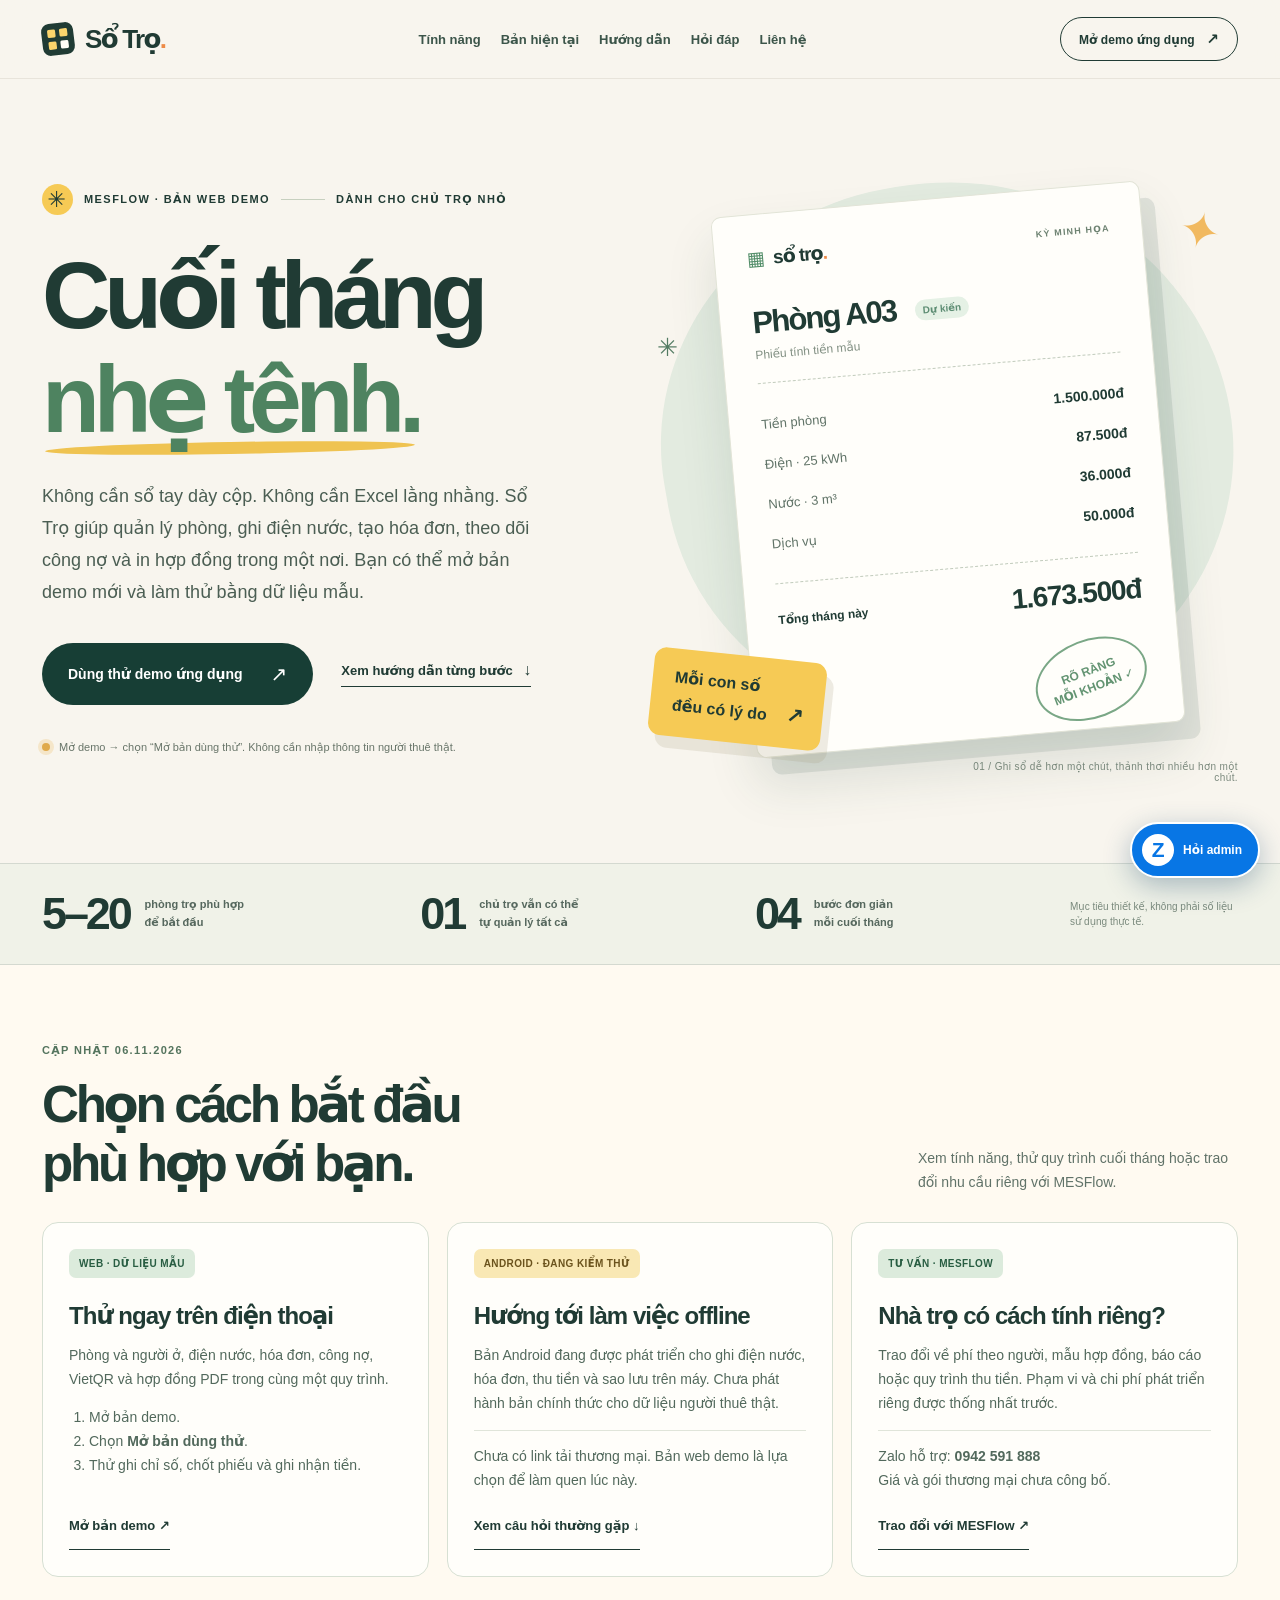
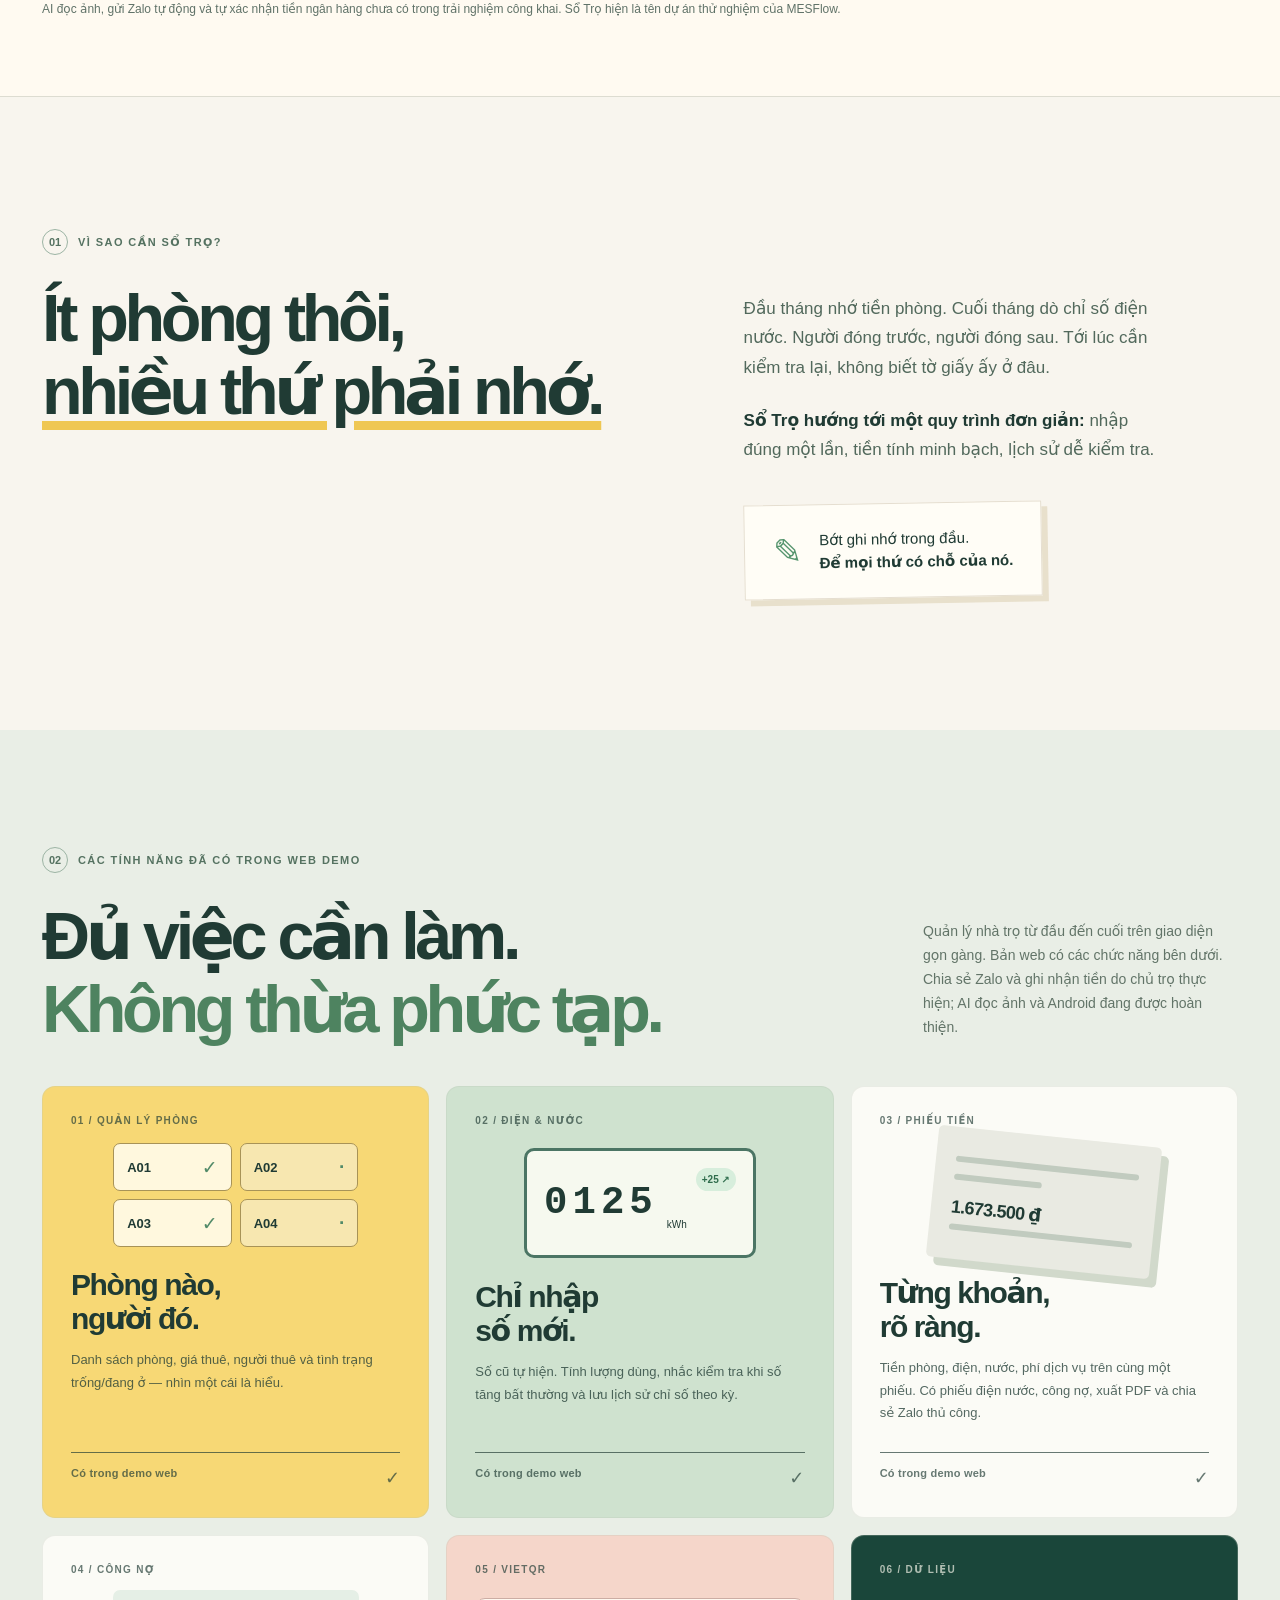
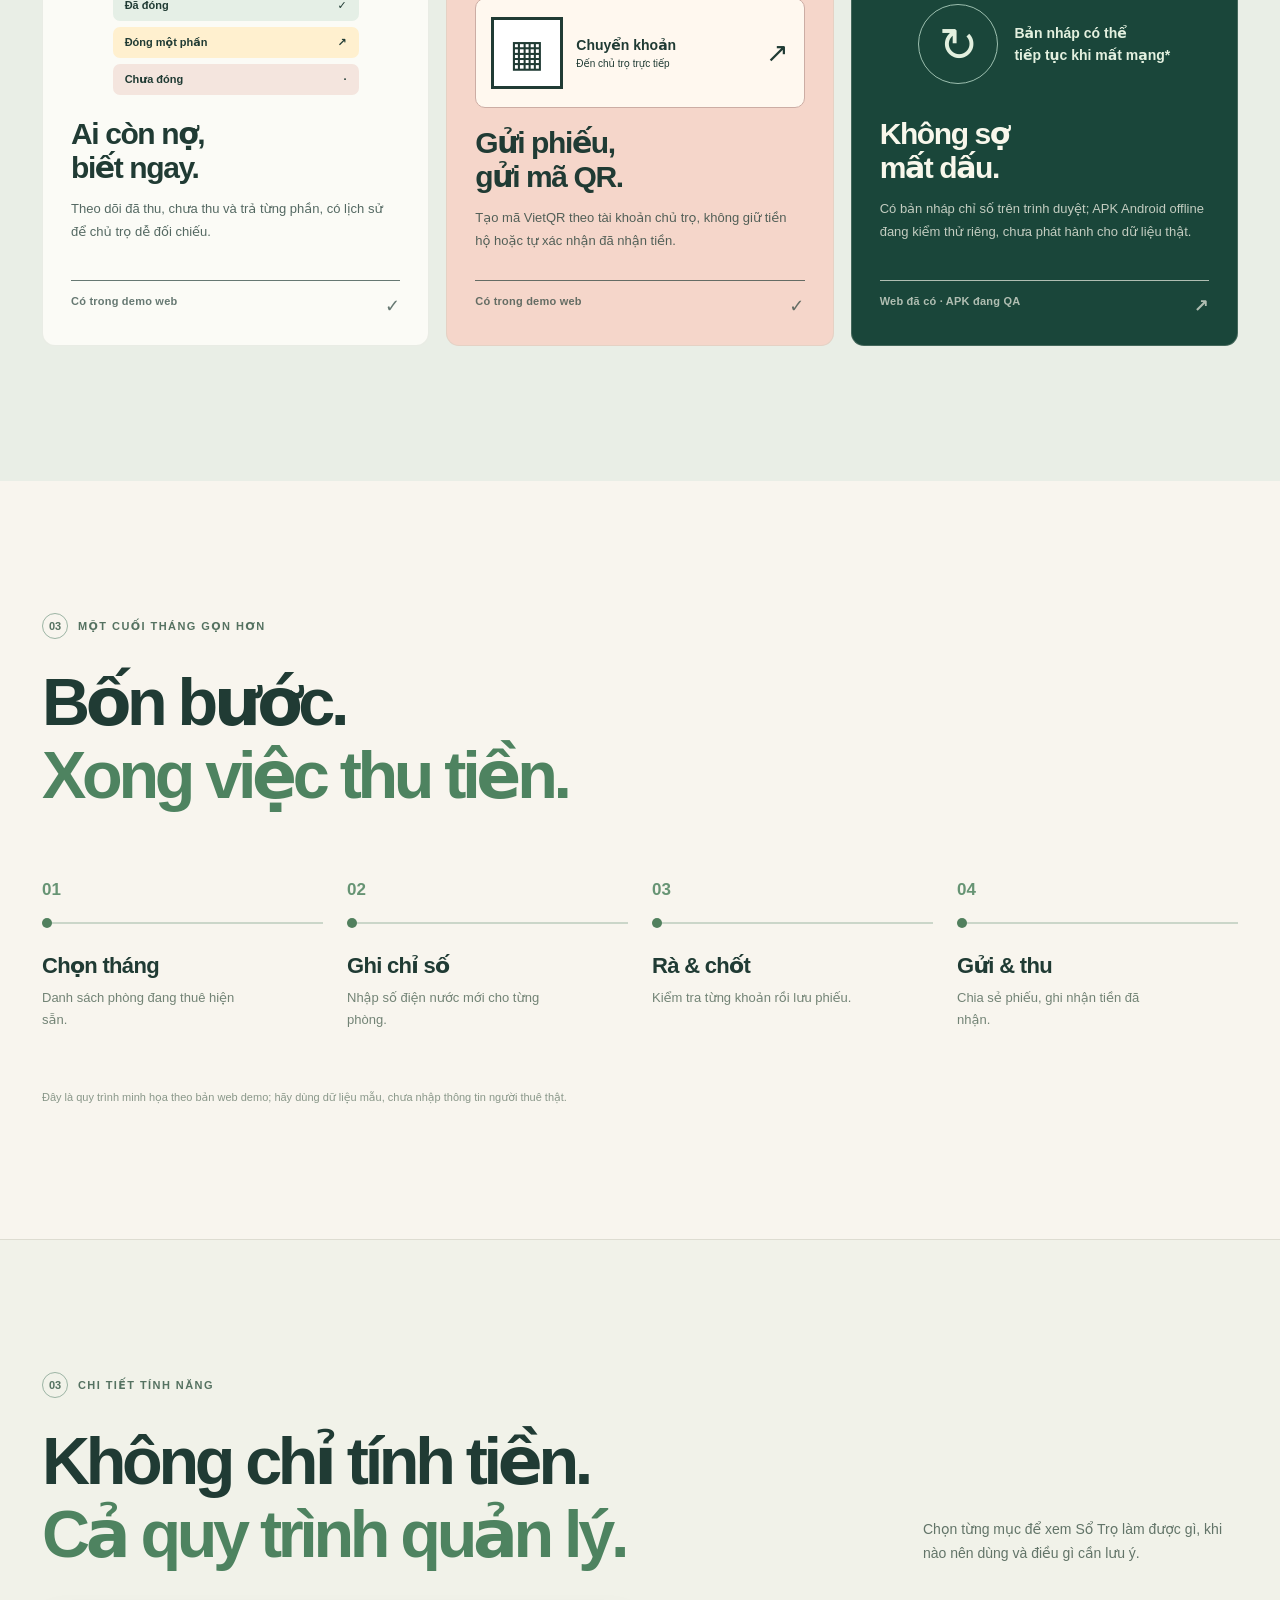
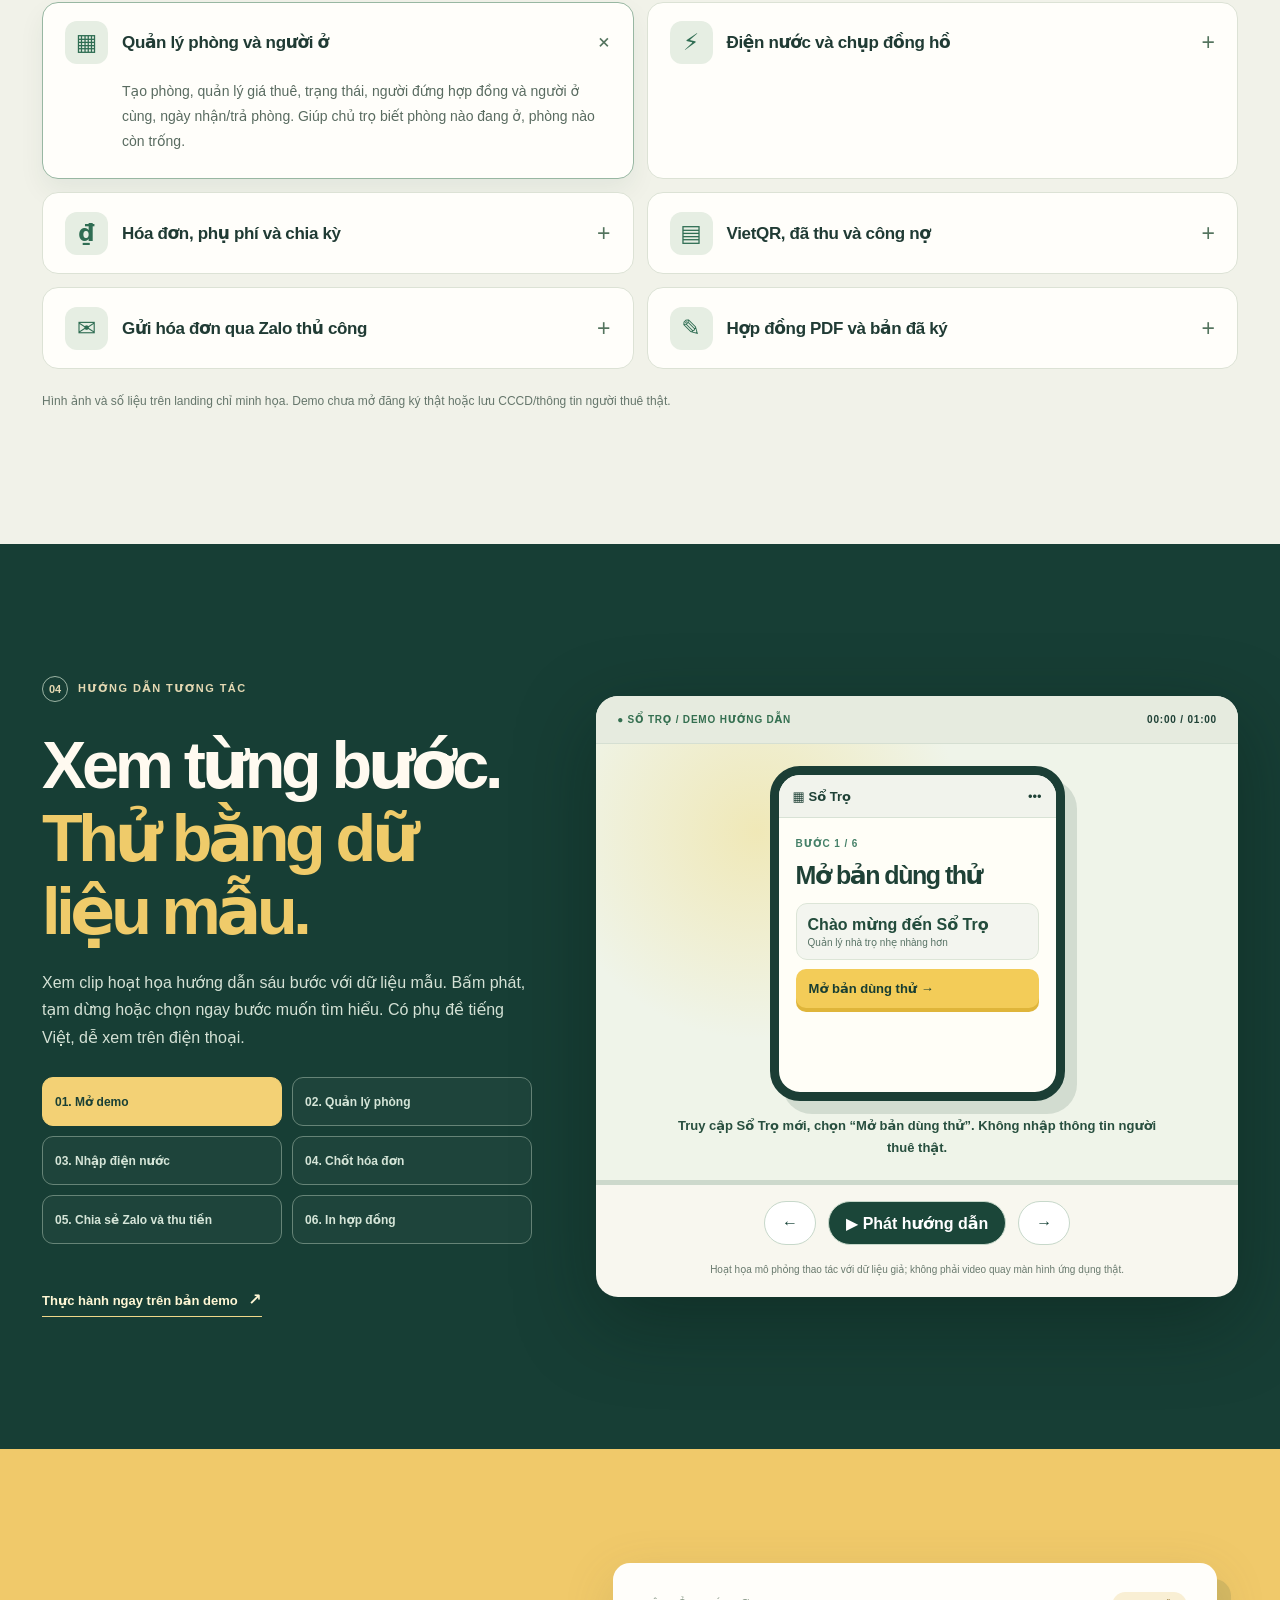
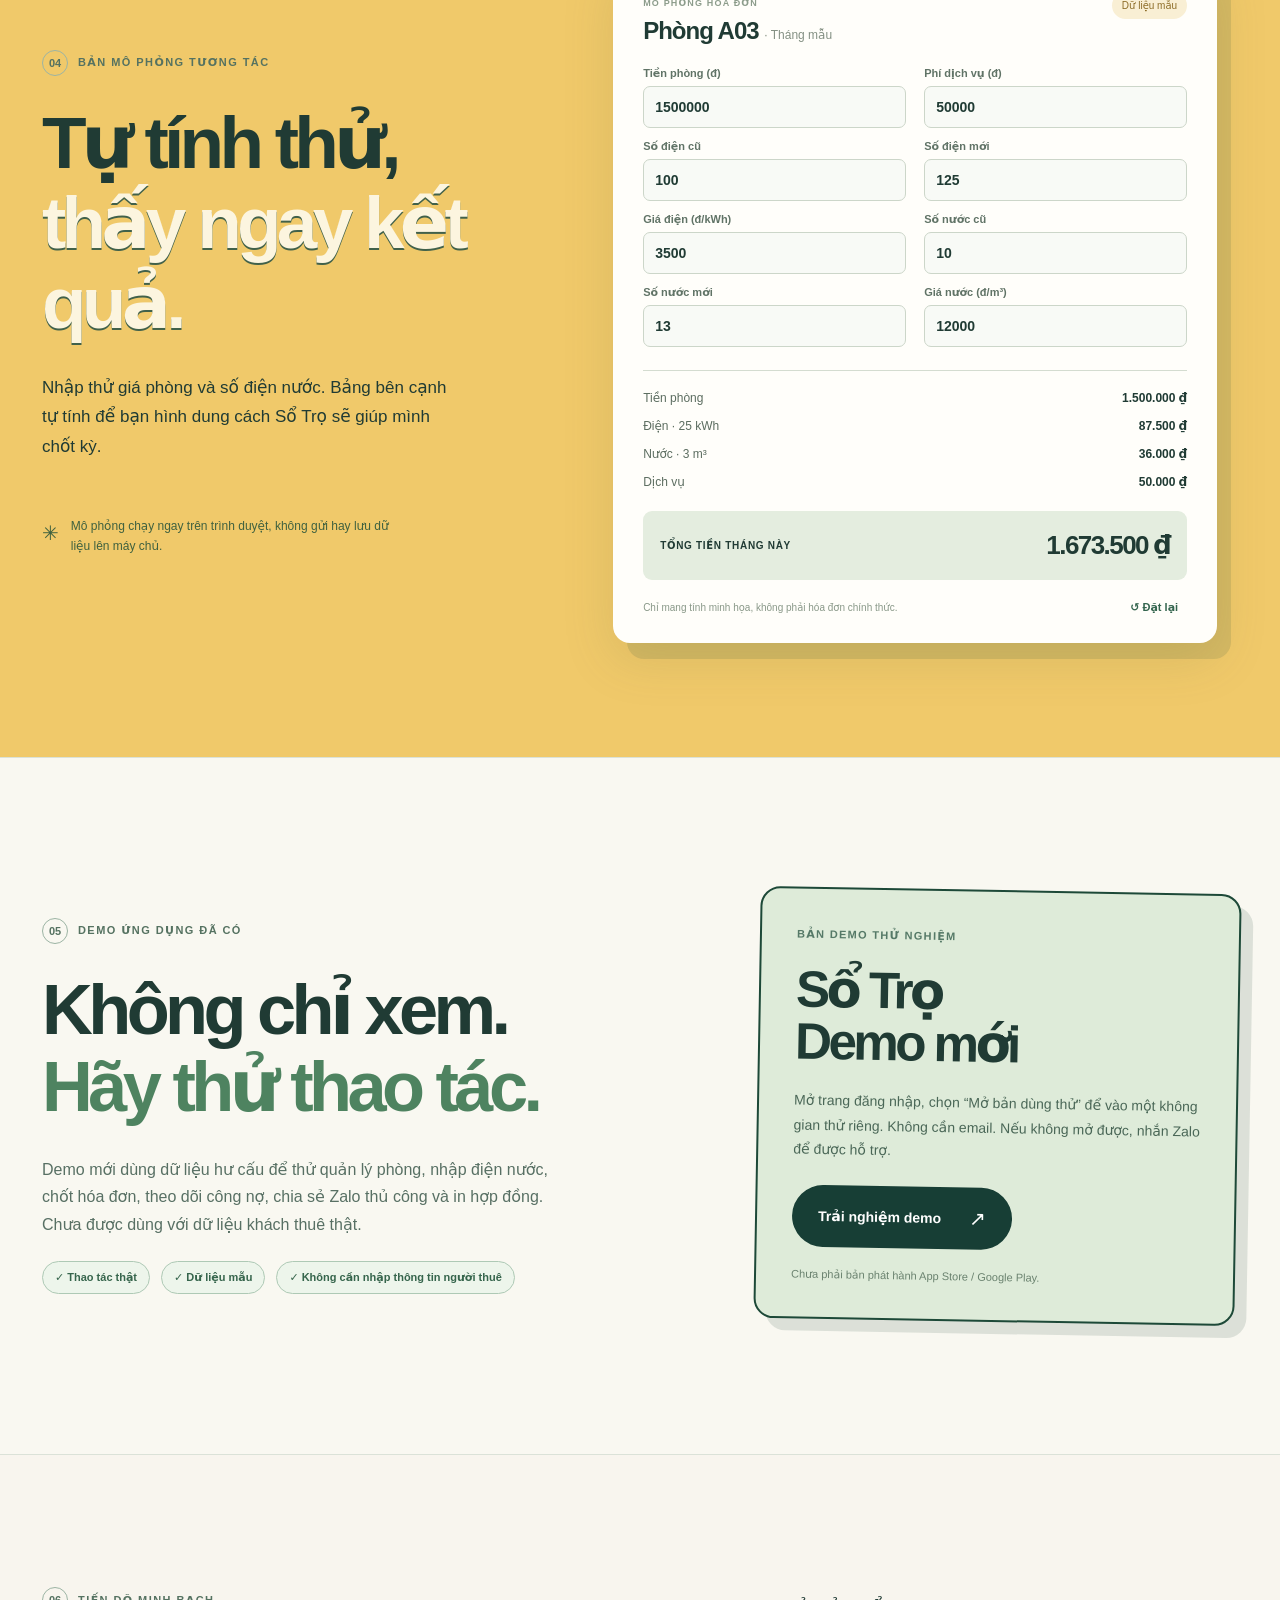
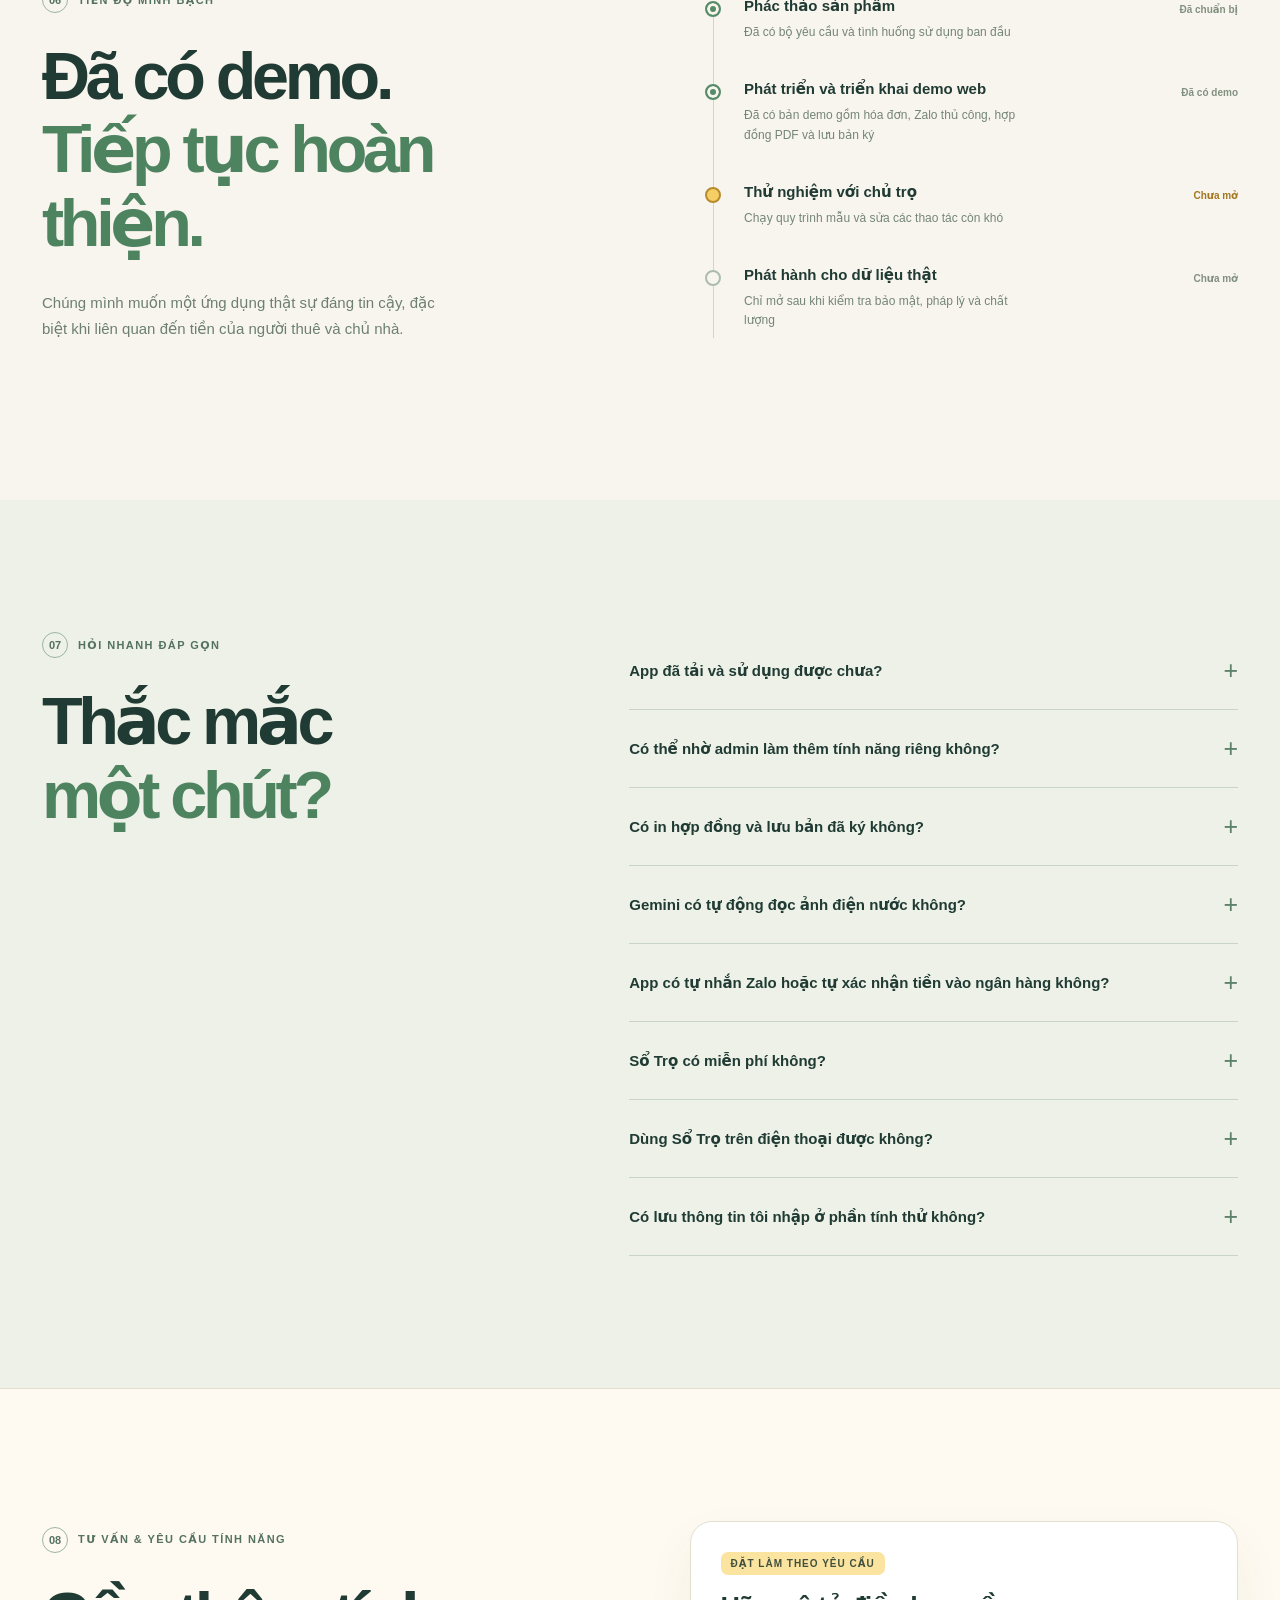
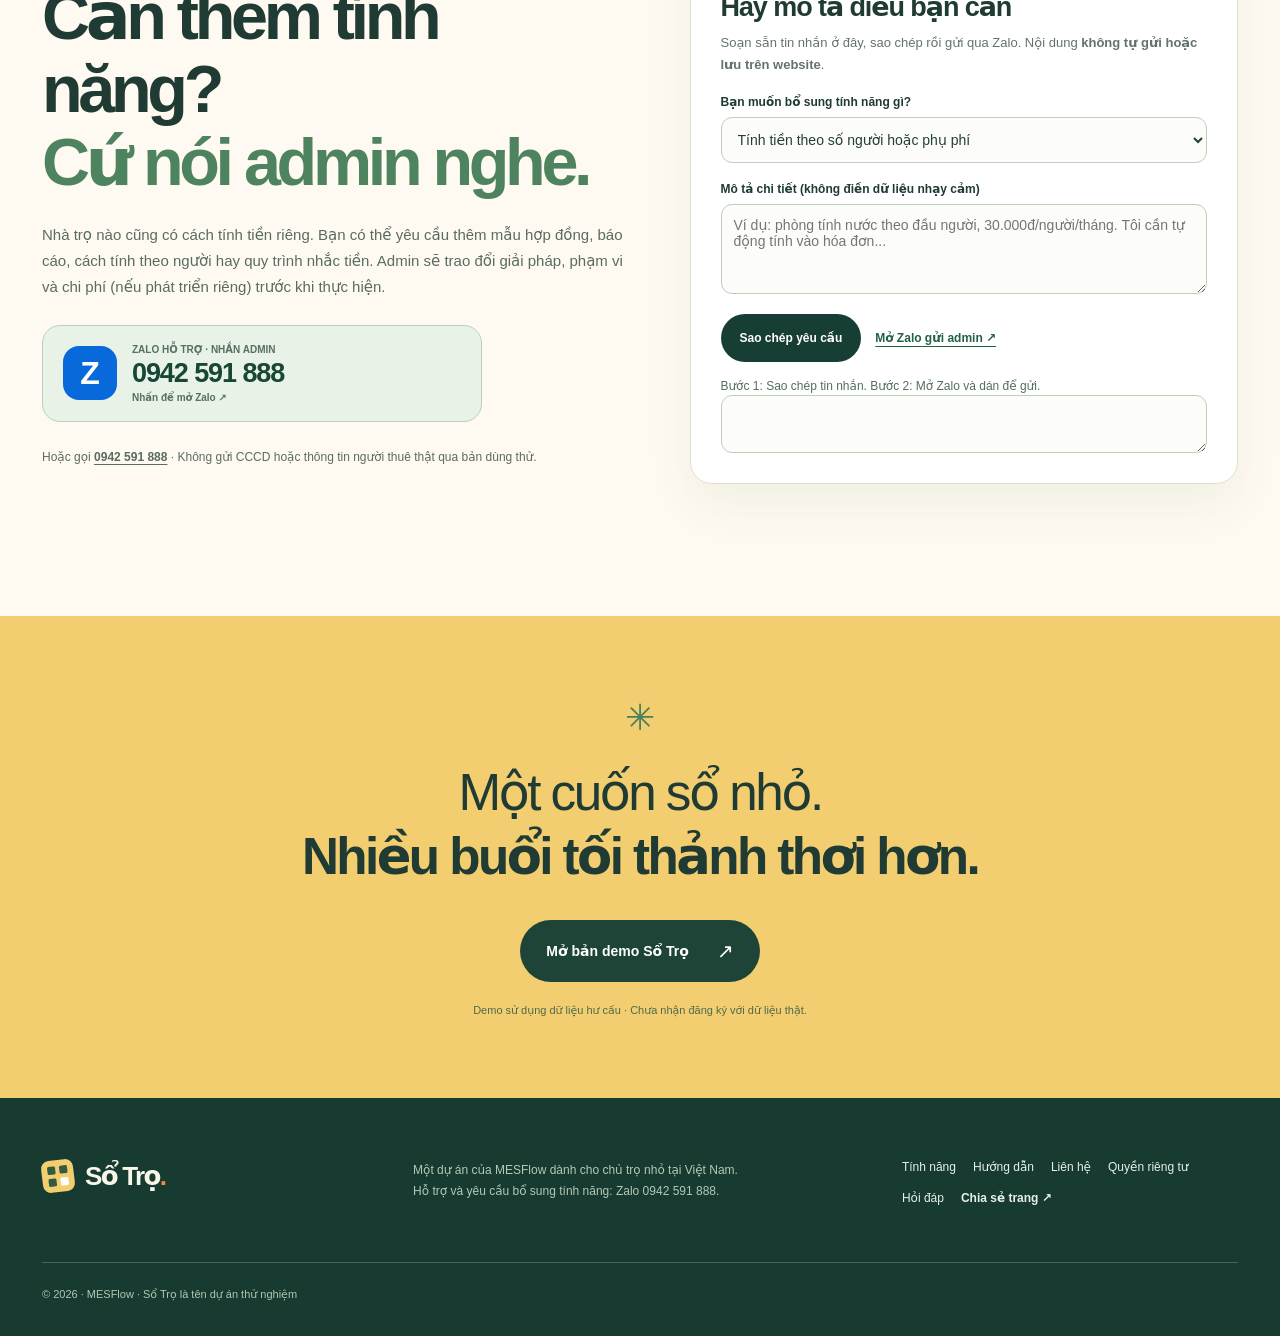
<file: index.html>
<!doctype html>
<html lang="vi">
<head>
  <meta charset="UTF-8">
  <meta name="viewport" content="width=device-width, initial-scale=1">
  <meta name="theme-color" content="#f8f5ee">
  <meta name="description" content="Sổ Trọ giúp chủ trọ nhỏ ghi điện nước, chốt tiền phòng và theo dõi công nợ gọn gàng. Xem tính năng đã có, hướng dẫn trực quan, thử demo miễn phí và yêu cầu bổ sung qua Zalo 0942591888.">
  <meta property="og:type" content="website">
  <meta property="og:locale" content="vi_VN">
  <meta property="og:url" content="https://sotro.mesflow.net/">
  <meta property="og:site_name" content="MESFlow">
  <meta property="og:title" content="Sổ Trọ · MESFlow — Cuối tháng nhẹ tênh">
  <meta property="og:description" content="Quản lý phòng, điện nước, hóa đơn, VietQR, chia sẻ Zalo, hợp đồng PDF. Hướng dẫn dễ hiểu, thử demo và liên hệ admin 0942591888.">
  <meta property="og:image" content="https://sotro.mesflow.net/og-card.svg">
  <link rel="canonical" href="https://sotro.mesflow.net/">
  <link rel="icon" type="image/svg+xml" href="./favicon.svg">
  <link rel="stylesheet" href="./styles.css?v=20261106">
  <title>Sổ Trọ · MESFlow — Quản lý phòng, điện nước và công nợ</title>
</head>
<body>
  <a class="skip-link" href="#main">Bỏ qua để vào nội dung</a>
  <header class="site-header">
    <div class="shell nav-shell">
      <a class="brand" href="#top" aria-label="Sổ Trọ — đầu trang">
        <span class="brand-icon" aria-hidden="true"><span></span><span></span><span></span><span></span></span>
        <span>Sổ Trọ<span class="brand-dot">.</span></span>
      </a>
      <nav class="top-nav" aria-label="Điều hướng chính" id="main-nav">
        <a href="#tinh-nang">Tính năng</a><a href="#cap-nhat">Bản hiện tại</a><a href="#huong-dan">Hướng dẫn</a><a href="#hoi-dap">Hỏi đáp</a><a href="#lien-he">Liên hệ</a>
      </nav>
      <a class="nav-cta" href="https://sotro-moi.mesflow.net/" target="_blank" rel="noopener noreferrer">Mở demo ứng dụng <span aria-hidden="true">↗</span></a>
      <button class="menu-toggle" type="button" aria-label="Mở menu" aria-expanded="false" aria-controls="main-nav"><span></span><span></span></button>
    </div>
  </header>
  <main id="main">
    <section class="hero" id="top" aria-labelledby="hero-title">
      <div class="shell hero-grid">
        <div class="hero-copy">
          <div class="eyebrow"><span class="eyebrow-symbol" aria-hidden="true">✳</span> MESFLOW · BẢN WEB DEMO <span class="eyebrow-line"></span> DÀNH CHO CHỦ TRỌ NHỎ</div>
          <h1 id="hero-title">Cuối tháng<br><em>nhẹ tênh.</em></h1>
          <p class="hero-intro">Không cần sổ tay dày cộp. Không cần Excel lằng nhằng. Sổ Trọ giúp quản lý phòng, ghi điện nước, tạo hóa đơn, theo dõi công nợ và in hợp đồng trong một nơi. Bạn có thể mở bản demo mới và làm thử bằng dữ liệu mẫu.</p>
          <div class="hero-actions">
            <a href="https://sotro-moi.mesflow.net/" class="button button-primary" target="_blank" rel="noopener noreferrer">Dùng thử demo ứng dụng <span aria-hidden="true">↗</span></a>
            <a href="#huong-dan" class="text-link">Xem hướng dẫn từng bước <span aria-hidden="true">↓</span></a>
          </div>
          <div class="hero-footnote"><span class="live-dot" aria-hidden="true"></span> Mở demo → chọn “Mở bản dùng thử”. Không cần nhập thông tin người thuê thật.</div>
        </div>
        <div class="hero-art" aria-label="Hình minh họa phiếu tính tiền nhà trọ">
          <div class="scribble scribble-one" aria-hidden="true">✦</div>
          <div class="scribble scribble-two" aria-hidden="true">✳</div>
          <div class="art-circle" aria-hidden="true"></div>
          <div class="receipt-card">
            <div class="receipt-top">
              <div class="receipt-mini-brand"><span class="mini-mark">▦</span> sổ trọ<span class="brand-dot">.</span></div>
              <span class="receipt-month">KỲ MINH HỌA</span>
            </div>
            <div class="receipt-room">Phòng A03 <span class="receipt-status">Dự kiến</span></div>
            <div class="receipt-subtitle">Phiếu tính tiền mẫu</div>
            <div class="receipt-rule"></div>
            <div class="receipt-line"><span>Tiền phòng</span><strong>1.500.000đ</strong></div>
            <div class="receipt-line"><span>Điện · 25 kWh</span><strong>87.500đ</strong></div>
            <div class="receipt-line"><span>Nước · 3 m³</span><strong>36.000đ</strong></div>
            <div class="receipt-line"><span>Dịch vụ</span><strong>50.000đ</strong></div>
            <div class="receipt-rule"></div>
            <div class="receipt-total"><span>Tổng tháng này</span><strong>1.673.500đ</strong></div>
            <div class="receipt-stamp" aria-hidden="true">RÕ RÀNG<br>MỖI KHOẢN ✓</div>
          </div>
          <div class="art-note" aria-hidden="true">Mỗi con số<br>đều có lý do <span>↗</span></div>
          <div class="art-caption">01 / Ghi sổ dễ hơn một chút, thảnh thơi nhiều hơn một chút.</div>
        </div>
      </div>
    </section>

    <section class="metrics" id="loi-ich" aria-label="Dành cho ai">
      <div class="shell metrics-inner">
        <div class="metric"><strong>5–20</strong><span>phòng trọ phù hợp<br>để bắt đầu</span></div>
        <div class="metric"><strong>01</strong><span>chủ trọ vẫn có thể<br>tự quản lý tất cả</span></div>
        <div class="metric"><strong>04</strong><span>bước đơn giản<br>mỗi cuối tháng</span></div>
        <p class="metrics-note">Mục tiêu thiết kế, không phải số liệu sử dụng thực tế.</p>
      </div>
    </section>

    <section class="release-section" id="cap-nhat" aria-labelledby="release-title">
      <div class="shell">
        <div class="release-heading"><div><p class="release-label">CẬP NHẬT 06.11.2026</p><h2 id="release-title">Chọn cách bắt đầu<br>phù hợp với bạn.</h2></div><p>Xem tính năng, thử quy trình cuối tháng hoặc trao đổi nhu cầu riêng với MESFlow.</p></div>
        <div class="release-grid">
          <article class="release-card"><span class="release-badge">WEB · DỮ LIỆU MẪU</span><h3>Thử ngay trên điện thoại</h3><p>Phòng và người ở, điện nước, hóa đơn, công nợ, VietQR và hợp đồng PDF trong cùng một quy trình.</p><ol><li>Mở bản demo.</li><li>Chọn <strong>Mở bản dùng thử</strong>.</li><li>Thử ghi chỉ số, chốt phiếu và ghi nhận tiền.</li></ol><a class="text-link" href="https://sotro-moi.mesflow.net/" target="_blank" rel="noopener noreferrer">Mở bản demo ↗</a></article>
          <article class="release-card"><span class="release-badge release-badge-wait">ANDROID · ĐANG KIỂM THỬ</span><h3>Hướng tới làm việc offline</h3><p>Bản Android đang được phát triển cho ghi điện nước, hóa đơn, thu tiền và sao lưu trên máy. Chưa phát hành bản chính thức cho dữ liệu người thuê thật.</p><p class="release-note">Chưa có link tải thương mại. Bản web demo là lựa chọn để làm quen lúc này.</p><a class="text-link" href="#hoi-dap">Xem câu hỏi thường gặp ↓</a></article>
          <article class="release-card"><span class="release-badge">TƯ VẤN · MESFLOW</span><h3>Nhà trọ có cách tính riêng?</h3><p>Trao đổi về phí theo người, mẫu hợp đồng, báo cáo hoặc quy trình thu tiền. Phạm vi và chi phí phát triển riêng được thống nhất trước.</p><p class="release-note">Zalo hỗ trợ: <strong>0942 591 888</strong><br>Giá và gói thương mại chưa công bố.</p><a class="text-link" href="https://zalo.me/0942591888" target="_blank" rel="noopener noreferrer">Trao đổi với MESFlow ↗</a></article>
        </div>
        <p class="release-footnote">AI đọc ảnh, gửi Zalo tự động và tự xác nhận tiền ngân hàng chưa có trong trải nghiệm công khai. Sổ Trọ hiện là tên dự án thử nghiệm của MESFlow.</p>
      </div>
    </section>

    <section class="section section-why">
      <div class="shell why-grid">
        <div>
          <div class="section-kicker"><span>01</span> VÌ SAO CẦN SỔ TRỌ?</div>
          <h2>Ít phòng thôi,<br><span class="underline-swipe">nhiều thứ phải nhớ.</span></h2>
        </div>
        <div class="why-right">
          <p>Đầu tháng nhớ tiền phòng. Cuối tháng dò chỉ số điện nước. Người đóng trước, người đóng sau. Tới lúc cần kiểm tra lại, không biết tờ giấy ấy ở đâu.</p>
          <p><strong>Sổ Trọ hướng tới một quy trình đơn giản:</strong> nhập đúng một lần, tiền tính minh bạch, lịch sử dễ kiểm tra.</p>
          <div class="paper-callout"><span class="paper-callout-icon">✎</span><span>Bớt ghi nhớ trong đầu.<br><strong>Để mọi thứ có chỗ của nó.</strong></span></div>
        </div>
      </div>
    </section>

    <section class="section feature-section" id="tinh-nang">
      <div class="shell">
        <div class="section-header">
          <div><div class="section-kicker"><span>02</span> CÁC TÍNH NĂNG ĐÃ CÓ TRONG WEB DEMO</div><h2>Đủ việc cần làm.<br><em>Không thừa phức tạp.</em></h2></div>
          <p>Quản lý nhà trọ từ đầu đến cuối trên giao diện gọn gàng. Bản web có các chức năng bên dưới. Chia sẻ Zalo và ghi nhận tiền do chủ trọ thực hiện; AI đọc ảnh và Android đang được hoàn thiện.</p>
        </div>
        <div class="feature-grid">
          <article class="feature feature-yellow"><span class="feature-index">01 / QUẢN LÝ PHÒNG</span><div class="feature-drawing rooms-drawing" aria-hidden="true"><span class="room-mini active">A01<b>✓</b></span><span class="room-mini">A02<b>·</b></span><span class="room-mini active">A03<b>✓</b></span><span class="room-mini">A04<b>·</b></span></div><h3>Phòng nào,<br>người đó.</h3><p>Danh sách phòng, giá thuê, người thuê và tình trạng trống/đang ở — nhìn một cái là hiểu.</p><span class="feature-state">Có trong demo web <span aria-hidden="true">✓</span></span></article>
          <article class="feature feature-sage"><span class="feature-index">02 / ĐIỆN & NƯỚC</span><div class="feature-drawing meter-drawing" aria-hidden="true"><span>0125</span><i>kWh</i><b>+25 ↗</b></div><h3>Chỉ nhập<br>số mới.</h3><p>Số cũ tự hiện. Tính lượng dùng, nhắc kiểm tra khi số tăng bất thường và lưu lịch sử chỉ số theo kỳ.</p><span class="feature-state">Có trong demo web <span aria-hidden="true">✓</span></span></article>
          <article class="feature feature-white"><span class="feature-index">03 / PHIẾU TIỀN</span><div class="feature-drawing invoice-drawing" aria-hidden="true"><div class="invoice-line"></div><div class="invoice-line short"></div><span>1.673.500 ₫</span><div class="invoice-line"></div></div><h3>Từng khoản,<br>rõ ràng.</h3><p>Tiền phòng, điện, nước, phí dịch vụ trên cùng một phiếu. Có phiếu điện nước, công nợ, xuất PDF và chia sẻ Zalo thủ công.</p><span class="feature-state">Có trong demo web <span aria-hidden="true">✓</span></span></article>
          <article class="feature feature-white"><span class="feature-index">04 / CÔNG NỢ</span><div class="feature-drawing debt-drawing" aria-hidden="true"><span>Đã đóng <b>✓</b></span><span>Đóng một phần <b>↗</b></span><span>Chưa đóng <b>·</b></span></div><h3>Ai còn nợ,<br>biết ngay.</h3><p>Theo dõi đã thu, chưa thu và trả từng phần, có lịch sử để chủ trọ dễ đối chiếu.</p><span class="feature-state">Có trong demo web <span aria-hidden="true">✓</span></span></article>
          <article class="feature feature-peach"><span class="feature-index">05 / VIETQR</span><div class="feature-drawing qr-drawing" aria-hidden="true"><div class="qr-icon">▦</div><div><strong>Chuyển khoản</strong><small>Đến chủ trọ trực tiếp</small></div><span class="qr-arrow">↗</span></div><h3>Gửi phiếu,<br>gửi mã QR.</h3><p>Tạo mã VietQR theo tài khoản chủ trọ, không giữ tiền hộ hoặc tự xác nhận đã nhận tiền.</p><span class="feature-state">Có trong demo web <span aria-hidden="true">✓</span></span></article>
          <article class="feature feature-dark"><span class="feature-index">06 / DỮ LIỆU</span><div class="feature-drawing offline-drawing" aria-hidden="true"><span class="offline-circle">↻</span><span>Bản nháp có thể<br>tiếp tục khi mất mạng*</span></div><h3>Không sợ<br>mất dấu.</h3><p>Có bản nháp chỉ số trên trình duyệt; APK Android offline đang kiểm thử riêng, chưa phát hành cho dữ liệu thật.</p><span class="feature-state">Web đã có · APK đang QA <span aria-hidden="true">↗</span></span></article>
        </div>
      </div>
    </section>

    <section class="section steps-section">
      <div class="shell">
        <div class="section-kicker"><span>03</span> MỘT CUỐI THÁNG GỌN HƠN</div>
        <h2>Bốn bước.<br><em>Xong việc thu tiền.</em></h2>
        <div class="steps">
          <div class="step"><span class="step-num">01</span><div class="step-line"></div><h3>Chọn tháng</h3><p>Danh sách phòng đang thuê hiện sẵn.</p></div>
          <div class="step"><span class="step-num">02</span><div class="step-line"></div><h3>Ghi chỉ số</h3><p>Nhập số điện nước mới cho từng phòng.</p></div>
          <div class="step"><span class="step-num">03</span><div class="step-line"></div><h3>Rà & chốt</h3><p>Kiểm tra từng khoản rồi lưu phiếu.</p></div>
          <div class="step"><span class="step-num">04</span><div class="step-line"></div><h3>Gửi & thu</h3><p>Chia sẻ phiếu, ghi nhận tiền đã nhận.</p></div>
        </div>
        <p class="steps-disclaimer">Đây là quy trình minh họa theo bản web demo; hãy dùng dữ liệu mẫu, chưa nhập thông tin người thuê thật.</p>
      </div>
    </section>


    <section class="section details-v2" id="chi-tiet" aria-labelledby="details-title">
      <div class="shell">
        <div class="section-kicker"><span>03</span> CHI TIẾT TÍNH NĂNG</div>
        <div class="section-header"><div><h2 id="details-title">Không chỉ tính tiền.<br><em>Cả quy trình quản lý.</em></h2></div><p>Chọn từng mục để xem Sổ Trọ làm được gì, khi nào nên dùng và điều gì cần lưu ý.</p></div>
        <div class="v2-details-grid">
          <details open><summary><b>▦</b><strong>Quản lý phòng và người ở</strong><span>+</span></summary><p>Tạo phòng, quản lý giá thuê, trạng thái, người đứng hợp đồng và người ở cùng, ngày nhận/trả phòng. Giúp chủ trọ biết phòng nào đang ở, phòng nào còn trống.</p></details>
          <details><summary><b>⚡</b><strong>Điện nước và chụp đồng hồ</strong><span>+</span></summary><p>Nhập chỉ số theo kỳ, tính lượng sử dụng và báo số bất thường. Có quy trình lưu ảnh/đối chiếu. Gemini AI chỉ là gợi ý và hiện chưa bật trong demo công khai; luôn có nhập tay.</p></details>
          <details><summary><b>₫</b><strong>Hóa đơn, phụ phí và chia kỳ</strong><span>+</span></summary><p>Tính tiền phòng, điện, nước và các khoản thêm; hỗ trợ điều khoản giá theo phòng và phân bổ theo ngày. Chủ trọ rà soát rồi mới chốt hóa đơn, lưu lịch sử để đối chiếu.</p></details>
          <details><summary><b>▤</b><strong>VietQR, đã thu và công nợ</strong><span>+</span></summary><p>Tạo phiếu thanh toán với VietQR, theo dõi thanh toán đủ hoặc một phần, biết số tiền còn thiếu. Ứng dụng không tự nhận hoặc xác minh giao dịch ngân hàng.</p></details>
          <details><summary><b>✉</b><strong>Gửi hóa đơn qua Zalo thủ công</strong><span>+</span></summary><p>Chuẩn bị nội dung hóa đơn, nhắc tiền hoặc biên nhận rồi chia sẻ bằng menu điện thoại hoặc sao chép vào Zalo. Chủ trọ tự gửi và tự đánh dấu đã gửi. Chưa có Zalo OA gửi tự động.</p></details>
          <details><summary><b>✎</b><strong>Hợp đồng PDF và bản đã ký</strong><span>+</span></summary><p>Tạo hợp đồng, theo dõi phiên bản, in PDF A4 tiếng Việt, lưu ảnh/PDF bản ký tay trong kho có mã hóa. Lưu hồ sơ không đồng nghĩa xác thực chữ ký số.</p></details>
        </div>
        <p class="v2-small-note">Hình ảnh và số liệu trên landing chỉ minh họa. Demo chưa mở đăng ký thật hoặc lưu CCCD/thông tin người thuê thật.</p>
      </div>
    </section>
    <section class="section tutorial-v2" id="huong-dan" aria-labelledby="tutorial-title">
      <div class="shell tutorial-v2-grid">
        <div>
          <div class="section-kicker"><span>04</span> HƯỚNG DẪN TƯƠNG TÁC</div>
          <h2 id="tutorial-title">Xem từng bước.<br><em>Thử bằng dữ liệu mẫu.</em></h2>
          <p>Xem clip hoạt họa hướng dẫn sáu bước với dữ liệu mẫu. Bấm phát, tạm dừng hoặc chọn ngay bước muốn tìm hiểu. Có phụ đề tiếng Việt, dễ xem trên điện thoại.</p>
          <ol class="tutorial-chapters">
            <li><button type="button" data-tour-index="0" class="active">01. Mở demo</button></li>
            <li><button type="button" data-tour-index="1">02. Quản lý phòng</button></li>
            <li><button type="button" data-tour-index="2">03. Nhập điện nước</button></li>
            <li><button type="button" data-tour-index="3">04. Chốt hóa đơn</button></li>
            <li><button type="button" data-tour-index="4">05. Chia sẻ Zalo và thu tiền</button></li>
            <li><button type="button" data-tour-index="5">06. In hợp đồng</button></li>
          </ol>
          <a href="https://sotro-moi.mesflow.net/" class="text-link" target="_blank" rel="noopener noreferrer">Thực hành ngay trên bản demo <span aria-hidden="true">↗</span></a>
        </div>
        <div class="tour-v2-player" aria-label="Video hoạt họa hướng dẫn Sổ Trọ">
          <div class="tour-v2-top"><span>● SỔ TRỌ / DEMO HƯỚNG DẪN</span><span id="tour-v2-time">00:00 / 01:00</span></div>
          <div class="tour-v2-scene">
            <div class="tour-v2-device">
              <div class="tour-v2-device-head"><strong>▦ Sổ Trọ</strong><span>•••</span></div>
              <div id="tour-v2-content" class="tour-v2-content"><div class="tour-v2-kicker">BƯỚC 1 / 6</div><h3>Mở bản dùng thử</h3><p>Trải nghiệm bằng dữ liệu mẫu.</p><div class="tour-v2-highlight">Mở demo ✓</div></div>
            </div>
            <div class="tour-v2-subtitle" id="tour-v2-subtitle">Mở demo mới, chọn “Mở bản dùng thử” để bắt đầu.</div>
          </div>
          <div class="tour-v2-progress" aria-hidden="true"><span id="tour-v2-progress"></span></div>
          <div class="tour-v2-buttons">
            <button type="button" id="tour-v2-prev" aria-label="Bước trước">←</button>
            <button type="button" id="tour-v2-play" aria-pressed="false">▶ Phát hướng dẫn</button>
            <button type="button" id="tour-v2-next" aria-label="Bước sau">→</button>
          </div>
          <p class="tour-v2-footnote">Hoạt họa mô phỏng thao tác với dữ liệu giả; không phải video quay màn hình ứng dụng thật.</p>
        </div>
      </div>
    </section>
    <section class="calculator-section" id="mo-phong">
      <div class="shell calculator-grid">
        <div class="calc-info">
          <div class="section-kicker"><span>04</span> BẢN MÔ PHỎNG TƯƠNG TÁC</div>
          <h2>Tự tính thử,<br><em>thấy ngay kết quả.</em></h2>
          <p>Nhập thử giá phòng và số điện nước. Bảng bên cạnh tự tính để bạn hình dung cách Sổ Trọ sẽ giúp mình chốt kỳ.</p>
          <div class="calc-privacy"><span aria-hidden="true">✳</span> Mô phỏng chạy ngay trên trình duyệt, không gửi hay lưu dữ liệu lên máy chủ.</div>
        </div>
        <div class="calculator" aria-label="Mô phỏng tính tiền phòng trọ">
          <div class="calc-top"><div><span class="calc-overline">MÔ PHỎNG HÓA ĐƠN</span><h3>Phòng A03 <span>· Tháng mẫu</span></h3></div><span class="calc-flag">Dữ liệu mẫu</span></div>
          <form id="rent-calculator" novalidate>
            <div class="calc-fields">
              <label>Tiền phòng (đ)<input name="rent" id="rent" type="number" inputmode="numeric" min="0" max="500000000" step="1000" value="1500000"></label>
              <label>Phí dịch vụ (đ)<input name="service" id="service" type="number" inputmode="numeric" min="0" max="500000000" step="1000" value="50000"></label>
              <label>Số điện cũ<input name="electricOld" id="electricOld" type="number" inputmode="decimal" min="0" step="0.01" value="100"></label>
              <label>Số điện mới<input name="electricNew" id="electricNew" type="number" inputmode="decimal" min="0" step="0.01" value="125"></label>
              <label>Giá điện (đ/kWh)<input name="electricPrice" id="electricPrice" type="number" inputmode="numeric" min="0" step="1" value="3500"></label>
              <label>Số nước cũ<input name="waterOld" id="waterOld" type="number" inputmode="decimal" min="0" step="0.01" value="10"></label>
              <label>Số nước mới<input name="waterNew" id="waterNew" type="number" inputmode="decimal" min="0" step="0.01" value="13"></label>
              <label>Giá nước (đ/m³)<input name="waterPrice" id="waterPrice" type="number" inputmode="numeric" min="0" step="1" value="12000"></label>
            </div>
            <div id="calc-error" class="calc-error" role="alert" hidden></div>
          </form>
          <div class="calc-result" aria-live="polite">
            <div><span>Tiền phòng</span><strong id="result-rent">1.500.000 ₫</strong></div>
            <div><span id="label-electric">Điện · 25 kWh</span><strong id="result-electric">87.500 ₫</strong></div>
            <div><span id="label-water">Nước · 3 m³</span><strong id="result-water">36.000 ₫</strong></div>
            <div><span>Dịch vụ</span><strong id="result-service">50.000 ₫</strong></div>
          </div>
          <div class="calc-total"><span>TỔNG TIỀN THÁNG NÀY</span><strong id="result-total">1.673.500 ₫</strong></div>
          <div class="calc-bottom"><span>Chỉ mang tính minh họa, không phải hóa đơn chính thức.</span><button id="reset" class="reset-button" type="button">↺ Đặt lại</button></div>
        </div>
      </div>
    </section>

    <section class="section demo-section" id="dung-thu" aria-labelledby="demo-title">
      <div class="shell demo-layout">
        <div><div class="section-kicker"><span>05</span> DEMO ỨNG DỤNG ĐÃ CÓ</div><h2 id="demo-title">Không chỉ xem.<br><em>Hãy thử thao tác.</em></h2><p>Demo mới dùng dữ liệu hư cấu để thử quản lý phòng, nhập điện nước, chốt hóa đơn, theo dõi công nợ, chia sẻ Zalo thủ công và in hợp đồng. Chưa được dùng với dữ liệu khách thuê thật.</p><div class="demo-proof"><span>✓ Thao tác thật</span><span>✓ Dữ liệu mẫu</span><span>✓ Không cần nhập thông tin người thuê</span></div></div>
        <div class="demo-cta-card"><span class="demo-label">BẢN DEMO THỬ NGHIỆM</span><h3>Sổ Trọ<br>Demo mới</h3><p>Mở trang đăng nhập, chọn “Mở bản dùng thử” để vào một không gian thử riêng. Không cần email. Nếu không mở được, nhắn Zalo để được hỗ trợ.</p><a class="button button-primary" target="_blank" rel="noopener noreferrer" href="https://sotro-moi.mesflow.net/">Trải nghiệm demo <span aria-hidden="true">↗</span></a><small>Chưa phải bản phát hành App Store / Google Play.</small></div>
      </div>
    </section>
    <section class="section timeline-section" id="lo-trinh">
      <div class="shell timeline-grid">
        <div><div class="section-kicker"><span>06</span> TIẾN ĐỘ MINH BẠCH</div><h2>Đã có demo.<br><em>Tiếp tục hoàn thiện.</em></h2><p>Chúng mình muốn một ứng dụng thật sự đáng tin cậy, đặc biệt khi liên quan đến tiền của người thuê và chủ nhà.</p></div>
        <ol class="timeline">
          <li class="done"><span class="timeline-dot"></span><div><strong>Phác thảo sản phẩm</strong><span>Đã có bộ yêu cầu và tình huống sử dụng ban đầu</span></div><b>Đã chuẩn bị</b></li>
          <li class="done"><span class="timeline-dot"></span><div><strong>Phát triển và triển khai demo web</strong><span>Đã có bản demo gồm hóa đơn, Zalo thủ công, hợp đồng PDF và lưu bản ký</span></div><b>Đã có demo</b></li>
          <li class="active"><span class="timeline-dot"></span><div><strong>Thử nghiệm với chủ trọ</strong><span>Chạy quy trình mẫu và sửa các thao tác còn khó</span></div><b>Chưa mở</b></li>
          <li><span class="timeline-dot"></span><div><strong>Phát hành cho dữ liệu thật</strong><span>Chỉ mở sau khi kiểm tra bảo mật, pháp lý và chất lượng</span></div><b>Chưa mở</b></li>
        </ol>
      </div>
    </section>

    <section class="section faq-section" id="hoi-dap">
      <div class="shell faq-grid">
        <div><div class="section-kicker"><span>07</span> HỎI NHANH ĐÁP GỌN</div><h2>Thắc mắc<br><em>một chút?</em></h2></div>
        <div class="faq-list">
          <details><summary>App đã tải và sử dụng được chưa?<span>+</span></summary><p>Có bản web demo mới tại sotro-moi.mesflow.net với dữ liệu giả, không cần cài đặt. Tài khoản thật và ứng dụng Android vẫn đang được nghiệm thu.</p></details>
          <details><summary>Có thể nhờ admin làm thêm tính năng riêng không?<span>+</span></summary><p>Có thể gửi yêu cầu qua <a href="#lien-he">mẫu liên hệ</a> hoặc nhắn Zalo <a href="https://zalo.me/0942591888" target="_blank" rel="noopener noreferrer">0942 591 888</a>. Admin sẽ trao đổi phạm vi và chi phí trước khi thực hiện.</p></details>
          <details><summary>Có in hợp đồng và lưu bản đã ký không?<span>+</span></summary><p>Bản web demo có tạo hợp đồng, in PDF A4 và lưu ảnh/PDF bản ký tay với mã hóa. Không thay thế dịch vụ xác thực chữ ký số.</p></details>
          <details><summary>Gemini có tự động đọc ảnh điện nước không?<span>+</span></summary><p>Trong mã nguồn có chế độ gợi ý AI khi được đồng ý, nhưng hiện đang tắt trên bản demo công khai. Bạn vẫn nhập và kiểm tra chỉ số thủ công như bình thường.</p></details>
          <details><summary>App có tự nhắn Zalo hoặc tự xác nhận tiền vào ngân hàng không?<span>+</span></summary><p>Chưa. Ứng dụng tạo nội dung chia sẻ để chủ trọ tự gửi Zalo và tạo VietQR, còn việc xác nhận tiền đã nhận do chủ trọ thực hiện.</p></details>
          <details><summary>Sổ Trọ có miễn phí không?<span>+</span></summary><p>Bạn có thể trải nghiệm bản web bằng dữ liệu mẫu. Chưa công bố giá hoặc gói thương mại; liên hệ MESFlow để trao đổi nhu cầu và nhận thông tin khi mở dùng chính thức.</p></details>
          <details><summary>Dùng Sổ Trọ trên điện thoại được không?<span>+</span></summary><p>Bản web demo có giao diện tối ưu điện thoại và máy tính. APK Android offline đã có mã nguồn thử nghiệm nhưng chưa qua kiểm thử thực tế để phát hành.</p></details>
          <details><summary>Có lưu thông tin tôi nhập ở phần tính thử không?<span>+</span></summary><p>Không. Bộ tính thử sử dụng JavaScript chạy cục bộ, không gửi dữ liệu lên server, không dùng cookies theo dõi hoặc công cụ phân tích trong landing này.</p></details>
        </div>
      </div>
    </section>


    <section class="section contact-v2" id="lien-he" aria-labelledby="contact-v2-title">
      <div class="shell contact-v2-grid">
        <div class="contact-v2-left">
          <div class="section-kicker"><span>08</span> TƯ VẤN &amp; YÊU CẦU TÍNH NĂNG</div>
          <h2 id="contact-v2-title">Cần thêm tính năng?<br><em>Cứ nói admin nghe.</em></h2>
          <p>Nhà trọ nào cũng có cách tính tiền riêng. Bạn có thể yêu cầu thêm mẫu hợp đồng, báo cáo, cách tính theo người hay quy trình nhắc tiền. Admin sẽ trao đổi giải pháp, phạm vi và chi phí (nếu phát triển riêng) trước khi thực hiện.</p>
          <a class="contact-v2-zalo" href="https://zalo.me/0942591888" target="_blank" rel="noopener noreferrer"><span class="zalo-logo-v2">Z</span><span><small>ZALO HỖ TRỢ · NHẮN ADMIN</small><strong>0942 591 888</strong><small>Nhấn để mở Zalo ↗</small></span></a>
          <p class="contact-v2-phone">Hoặc gọi <a href="tel:0942591888">0942 591 888</a> · Không gửi CCCD hoặc thông tin người thuê thật qua bản dùng thử.</p>
        </div>
        <div class="contact-v2-form">
          <span class="request-v2-label">ĐẶT LÀM THEO YÊU CẦU</span>
          <h3>Hãy mô tả điều bạn cần</h3>
          <p>Soạn sẵn tin nhắn ở đây, sao chép rồi gửi qua Zalo. Nội dung <strong>không tự gửi hoặc lưu trên website</strong>.</p>
          <form id="request-v2-form">
            <label for="request-v2-topic">Bạn muốn bổ sung tính năng gì?</label>
            <select id="request-v2-topic" name="topic">
              <option value="Tính tiền theo số người hoặc phụ phí">Tính tiền theo số người hoặc phụ phí</option>
              <option value="Tùy chỉnh mẫu hợp đồng hoặc in PDF">Tùy chỉnh mẫu hợp đồng hoặc in PDF</option>
              <option value="Nhắc tiền và thông báo Zalo">Nhắc tiền và thông báo Zalo</option>
              <option value="Đọc ảnh đồng hồ điện nước">Đọc ảnh đồng hồ điện nước</option>
              <option value="Xuất báo cáo, Excel hoặc thống kê">Xuất báo cáo, Excel hoặc thống kê</option>
              <option value="Yêu cầu khác">Yêu cầu khác</option>
            </select>
            <label for="request-v2-description">Mô tả chi tiết (không điền dữ liệu nhạy cảm)</label>
            <textarea id="request-v2-description" rows="4" maxlength="900" placeholder="Ví dụ: phòng tính nước theo đầu người, 30.000đ/người/tháng. Tôi cần tự động tính vào hóa đơn..." required></textarea>
            <div class="request-v2-actions"><button type="submit" class="button button-primary">Sao chép yêu cầu</button><a href="https://zalo.me/0942591888" target="_blank" rel="noopener noreferrer" class="request-v2-open">Mở Zalo gửi admin ↗</a></div>
            <p id="request-v2-status" class="request-v2-status" role="status" aria-live="polite">Bước 1: Sao chép tin nhắn. Bước 2: Mở Zalo và dán để gửi.</p>
            <textarea id="request-v2-fallback" readonly hidden aria-label="Nội dung yêu cầu để sao chép thủ công"></textarea>
          </form>
        </div>
      </div>
    </section>
    <section class="closing">
      <div class="shell closing-inner">
        <div class="closing-star" aria-hidden="true">✳</div>
        <p>Một cuốn sổ nhỏ.<br><strong>Nhiều buổi tối thảnh thơi hơn.</strong></p>
        <a class="button button-dark" href="https://sotro-moi.mesflow.net/" target="_blank" rel="noopener noreferrer">Mở bản demo Sổ Trọ <span aria-hidden="true">↗</span></a>
        <div class="closing-tiny">Demo sử dụng dữ liệu hư cấu · Chưa nhận đăng ký với dữ liệu thật.</div>
      </div>
    </section>
  </main>
  <footer class="site-footer">
    <div class="shell footer-inner">
      <a class="brand" href="#top"><span class="brand-icon" aria-hidden="true"><span></span><span></span><span></span><span></span></span><span>Sổ Trọ<span class="brand-dot">.</span></span></a>
      <p>Một dự án của MESFlow dành cho chủ trọ nhỏ tại Việt Nam.<br>Hỗ trợ và yêu cầu bổ sung tính năng: <a href="https://zalo.me/0942591888" target="_blank" rel="noopener noreferrer">Zalo 0942 591 888</a>.</p>
      <div class="footer-actions"><a href="#tinh-nang">Tính năng</a><a href="#huong-dan">Hướng dẫn</a><a href="#lien-he">Liên hệ</a><a href="./quyen-rieng-tu.html">Quyền riêng tư</a><a href="#hoi-dap">Hỏi đáp</a><button type="button" id="share" class="footer-share">Chia sẻ trang ↗</button></div>
      <span class="footer-copyright">© 2026 · MESFlow · Sổ Trọ là tên dự án thử nghiệm</span>
    </div>
  </footer>
  <a class="floating-zalo-v2" href="https://zalo.me/0942591888" target="_blank" rel="noopener noreferrer" aria-label="Nhắn Zalo admin 0942591888"><strong>Z</strong><span>Hỏi admin</span></a>
  <script defer src="./main.js"></script>
  <script defer src="./guide.js"></script>
</body>
</html>
</file>
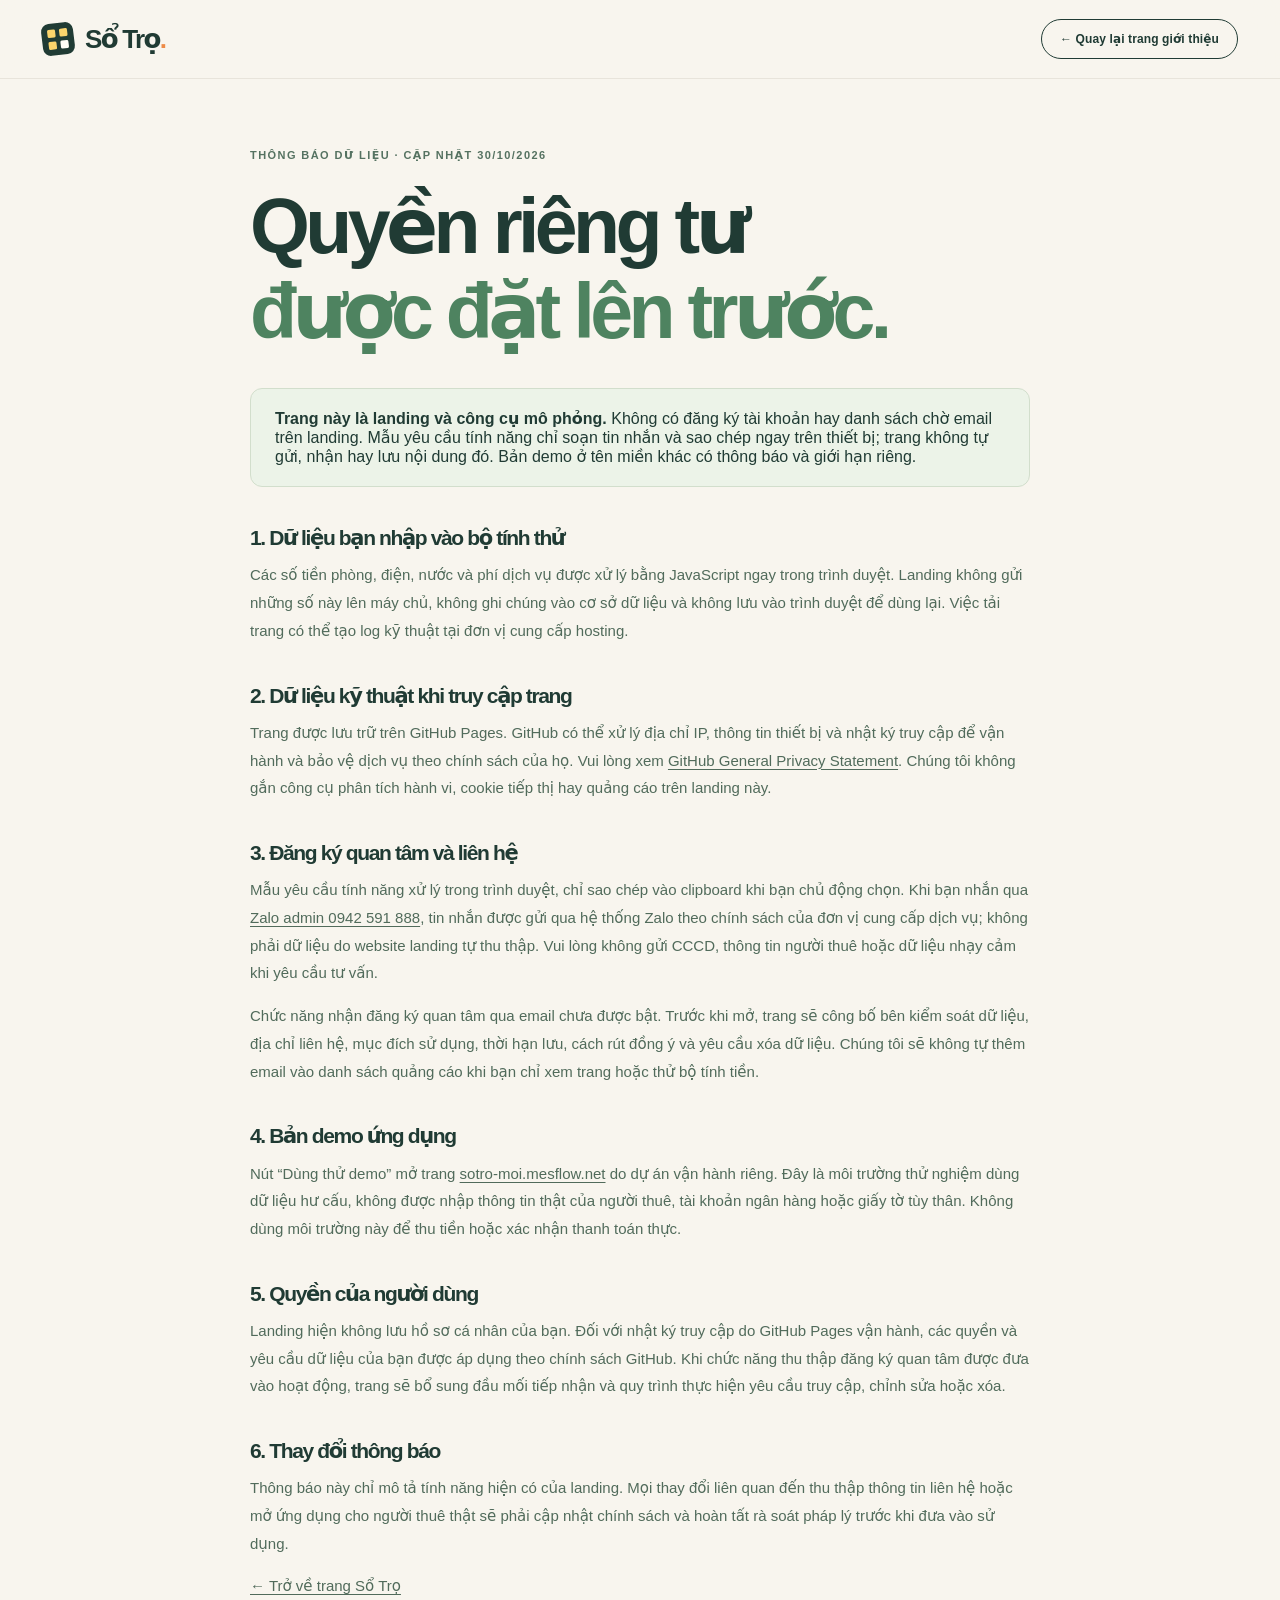
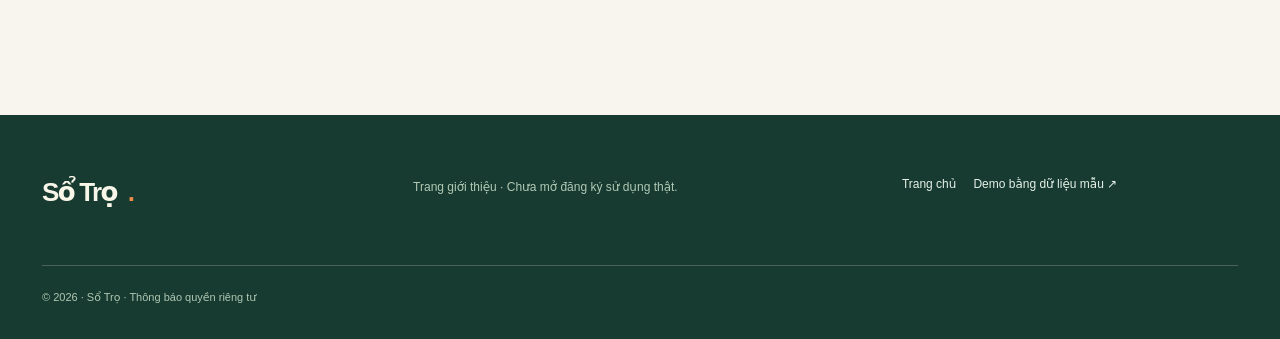
<file: quyen-rieng-tu.html>
<!doctype html><html lang="vi"><head><meta charset="UTF-8"><meta name="viewport" content="width=device-width, initial-scale=1"><meta name="robots" content="index,follow"><meta name="description" content="Thông tin quyền riêng tư đối với landing page giới thiệu Sổ Trọ và bộ mô phỏng tính tiền cục bộ."><title>Quyền riêng tư · Sổ Trọ</title><link rel="icon" type="image/svg+xml" href="./favicon.svg"><link rel="stylesheet" href="./styles.css"></head><body>
<header class="site-header"><div class="shell nav-shell"><a href="./" class="brand"><span class="brand-icon" aria-hidden="true"><span></span><span></span><span></span><span></span></span><span>Sổ Trọ<span class="brand-dot">.</span></span></a><a class="nav-cta" href="./">← Quay lại trang giới thiệu</a></div></header>
<main class="privacy-page"><article class="shell privacy-doc"><div class="section-kicker">THÔNG BÁO DỮ LIỆU · CẬP NHẬT 30/10/2026</div><h1>Quyền riêng tư<br><em>được đặt lên trước.</em></h1>
<div class="notice"><strong>Trang này là landing và công cụ mô phỏng.</strong> Không có đăng ký tài khoản hay danh sách chờ email trên landing. Mẫu yêu cầu tính năng chỉ soạn tin nhắn và sao chép ngay trên thiết bị; trang không tự gửi, nhận hay lưu nội dung đó. Bản demo ở tên miền khác có thông báo và giới hạn riêng.</div>
<h2>1. Dữ liệu bạn nhập vào bộ tính thử</h2><p>Các số tiền phòng, điện, nước và phí dịch vụ được xử lý bằng JavaScript ngay trong trình duyệt. Landing không gửi những số này lên máy chủ, không ghi chúng vào cơ sở dữ liệu và không lưu vào trình duyệt để dùng lại. Việc tải trang có thể tạo log kỹ thuật tại đơn vị cung cấp hosting.</p>
<h2>2. Dữ liệu kỹ thuật khi truy cập trang</h2><p>Trang được lưu trữ trên GitHub Pages. GitHub có thể xử lý địa chỉ IP, thông tin thiết bị và nhật ký truy cập để vận hành và bảo vệ dịch vụ theo chính sách của họ. Vui lòng xem <a href="https://docs.github.com/en/site-policy/privacy-policies/github-general-privacy-statement" rel="noopener noreferrer" target="_blank">GitHub General Privacy Statement</a>. Chúng tôi không gắn công cụ phân tích hành vi, cookie tiếp thị hay quảng cáo trên landing này.</p>
<h2>3. Đăng ký quan tâm và liên hệ</h2><p>Mẫu yêu cầu tính năng xử lý trong trình duyệt, chỉ sao chép vào clipboard khi bạn chủ động chọn. Khi bạn nhắn qua <a href="https://zalo.me/0942591888" target="_blank" rel="noopener noreferrer">Zalo admin 0942 591 888</a>, tin nhắn được gửi qua hệ thống Zalo theo chính sách của đơn vị cung cấp dịch vụ; không phải dữ liệu do website landing tự thu thập. Vui lòng không gửi CCCD, thông tin người thuê hoặc dữ liệu nhạy cảm khi yêu cầu tư vấn.</p><p>Chức năng nhận đăng ký quan tâm qua email chưa được bật. Trước khi mở, trang sẽ công bố bên kiểm soát dữ liệu, địa chỉ liên hệ, mục đích sử dụng, thời hạn lưu, cách rút đồng ý và yêu cầu xóa dữ liệu. Chúng tôi sẽ không tự thêm email vào danh sách quảng cáo khi bạn chỉ xem trang hoặc thử bộ tính tiền.</p>
<h2>4. Bản demo ứng dụng</h2><p>Nút “Dùng thử demo” mở trang <a href="https://sotro-moi.mesflow.net/" target="_blank" rel="noopener noreferrer">sotro-moi.mesflow.net</a> do dự án vận hành riêng. Đây là môi trường thử nghiệm dùng dữ liệu hư cấu, không được nhập thông tin thật của người thuê, tài khoản ngân hàng hoặc giấy tờ tùy thân. Không dùng môi trường này để thu tiền hoặc xác nhận thanh toán thực.</p>
<h2>5. Quyền của người dùng</h2><p>Landing hiện không lưu hồ sơ cá nhân của bạn. Đối với nhật ký truy cập do GitHub Pages vận hành, các quyền và yêu cầu dữ liệu của bạn được áp dụng theo chính sách GitHub. Khi chức năng thu thập đăng ký quan tâm được đưa vào hoạt động, trang sẽ bổ sung đầu mối tiếp nhận và quy trình thực hiện yêu cầu truy cập, chỉnh sửa hoặc xóa.</p>
<h2>6. Thay đổi thông báo</h2><p>Thông báo này chỉ mô tả tính năng hiện có của landing. Mọi thay đổi liên quan đến thu thập thông tin liên hệ hoặc mở ứng dụng cho người thuê thật sẽ phải cập nhật chính sách và hoàn tất rà soát pháp lý trước khi đưa vào sử dụng.</p>
<p><a href="./">← Trở về trang Sổ Trọ</a></p></article></main>
<footer class="site-footer"><div class="shell footer-inner"><a href="./" class="brand">Sổ Trọ<span class="brand-dot">.</span></a><p>Trang giới thiệu · Chưa mở đăng ký sử dụng thật.</p><div class="footer-actions"><a href="./">Trang chủ</a><a href="https://sotro-moi.mesflow.net/" rel="noopener noreferrer" target="_blank">Demo bằng dữ liệu mẫu ↗</a></div><span class="footer-copyright">© 2026 · Sổ Trọ · Thông báo quyền riêng tư</span></div></footer></body></html>
</file>
<file: styles.css>
:root{--cream:#f8f5ee;--ink:#203b34;--muted:#607268;--line:#dddcd1;--yellow:#f6ca55;--sage:#dce9d8;--peach:#f6d5c6;--white:#fffefa;--forest:#173e35;--green:#276a52;--radius:18px}*{box-sizing:border-box}html{scroll-behavior:smooth;scroll-padding-top:80px}body{margin:0;background:var(--cream);color:var(--ink);font-family:Arial,"Helvetica Neue",system-ui,sans-serif;-webkit-font-smoothing:antialiased}button,input{font:inherit}button{cursor:pointer}a{color:inherit;text-decoration:none}p{line-height:1.72}::selection{background:var(--yellow);color:var(--ink)}.shell{width:min(1200px,calc(100% - 84px));margin:auto}.skip-link{position:absolute;left:18px;top:-80px;z-index:100;background:#fff;padding:14px;border:2px solid var(--ink)}.skip-link:focus{top:8px}.site-header{position:sticky;top:0;z-index:30;background:rgba(248,245,238,.95);backdrop-filter:blur(14px);border-bottom:1px solid #e8e4db}.nav-shell{display:flex;align-items:center;justify-content:space-between;gap:25px;height:78px}.brand{display:inline-flex;align-items:center;gap:11px;white-space:nowrap;font-size:26px;font-weight:900;letter-spacing:-1.7px}.brand-dot{color:#ed8b48}.brand-icon{position:relative;display:grid;grid-template-columns:repeat(2,8px);grid-template-rows:repeat(2,8px);gap:4px;width:32px;height:32px;align-content:center;justify-content:center;background:var(--ink);border-radius:8px;transform:rotate(-7deg)}.brand-icon span{width:8px;height:8px;background:#fbd46c;border-radius:1.5px}.brand-icon span:nth-child(4){background:#fffef7}.top-nav{display:flex;gap:34px;font-size:13px;font-weight:750}.top-nav a{color:#3c554a;transition:color .2s}.top-nav a:hover,.footer-actions a:hover{text-decoration:underline;text-underline-offset:5px}.nav-cta{font-size:12px;letter-spacing:.01em;border:1.5px solid var(--ink);border-radius:50px;padding:12px 18px;font-weight:800;transition:background .2s,color .2s}.nav-cta:hover{background:var(--ink);color:white}.nav-cta span{margin-left:8px;font-size:15px}.menu-toggle{display:none}.hero{overflow:hidden;position:relative;padding:93px 0 96px}.hero-grid{display:grid;grid-template-columns:1fr 1.02fr;gap:46px;align-items:center}.eyebrow,.section-kicker,.feature-index,.calc-overline{font-size:11px;font-weight:800;letter-spacing:.13em}.eyebrow{display:flex;align-items:center;gap:11px;white-space:nowrap}.eyebrow-symbol{display:inline-grid;place-items:center;width:31px;height:31px;background:var(--yellow);border-radius:50%;font-size:22px;color:var(--ink)}.eyebrow-line{height:1px;flex:1;background:#c7d0bf;max-width:44px}h1,h2,h3,p{margin-top:0}h1,h2{font-weight:900;letter-spacing:-.065em;line-height:1.1}h1{font-size:clamp(73px,7.4vw,115px);margin:28px 0 29px}h1 em,h2 em{font-style:normal;color:#4e8360}h1 em{position:relative;display:inline-block}h1 em:after{content:"";position:absolute;bottom:-3px;left:3px;width:98%;height:12px;background:#efc351;z-index:-1;border-radius:50%;transform:rotate(-1deg)}.hero-intro{max-width:495px;color:#4b5e53;font-size:18px;line-height:1.78;margin-bottom:34px}.hero-actions{display:flex;align-items:center;gap:28px;flex-wrap:wrap}.button{border:0;display:inline-flex;align-items:center;justify-content:center;gap:28px;font-weight:800;border-radius:999px;padding:19px 26px;min-height:58px;font-size:14px;transition:transform .2s,box-shadow .2s,background .2s}.button:hover{transform:translateY(-3px);box-shadow:0 10px 24px #122e2627}.button span{font-size:20px;font-weight:500}.button-primary{background:var(--forest);color:white}.text-link{font-weight:800;font-size:13px;border-bottom:1.5px solid var(--ink);padding-bottom:7px;white-space:nowrap}.text-link span{font-size:16px;margin-left:7px}.hero-footnote{display:flex;align-items:center;gap:9px;color:#687569;font-size:11px;margin-top:34px;line-height:1.5}.live-dot{width:8px;height:8px;flex:0 0 8px;border-radius:50%;background:#e0aa4b;box-shadow:0 0 0 4px #f5e6c9}.hero-art{position:relative;min-height:595px;display:flex;align-items:center;justify-content:center}.art-circle{position:absolute;width:570px;height:540px;border-radius:48% 52% 50% 50%;background:#e3ebe0;transform:rotate(-10deg);top:10px;left:50%;translate:-50% 0}.receipt-card{position:relative;z-index:1;width:min(430px,89%);padding:32px 32px 25px;background:var(--white);border:1px solid #e2e4d7;border-radius:10px;box-shadow:14px 18px 0 #193e351a,0 28px 50px #264b3e22;transform:rotate(-5deg);transition:transform .3s}.receipt-card:hover{transform:rotate(-2deg) translateY(-6px)}.receipt-top,.receipt-line,.receipt-total{display:flex;align-items:center;justify-content:space-between}.receipt-top{margin-bottom:35px}.receipt-mini-brand{font-size:19px;letter-spacing:-1px;font-weight:900}.mini-mark{color:#528d68;margin-right:5px}.receipt-month{font-size:9px;font-weight:800;letter-spacing:.13em;color:#6d8271}.receipt-room{font-size:31px;letter-spacing:-.06em;font-weight:900}.receipt-status{display:inline-block;margin-left:12px;color:#5d8d73;background:#e5f1e5;font-size:10px;letter-spacing:0;border-radius:30px;padding:5px 8px;vertical-align:middle}.receipt-subtitle{margin:7px 0 21px;font-size:12px;color:#829083}.receipt-rule{height:1px;border-top:1px dashed #c1cbbc;margin:20px 0}.receipt-line{font-size:13px;padding:12px 0;color:#607367}.receipt-line strong{font-size:14px;color:var(--ink)}.receipt-total span{font-size:12px;font-weight:800}.receipt-total strong{font-size:28px;letter-spacing:-1.2px}.receipt-stamp{border:2px solid #7aa786;color:#639472;border-radius:50%;width:115px;height:79px;display:grid;place-items:center;text-align:center;font-size:12px;line-height:1.4;font-weight:900;transform:rotate(-16deg);margin:30px 0 -15px auto}.art-note{z-index:2;position:absolute;bottom:24px;left:-6px;background:var(--yellow);padding:17px 19px 17px 22px;border-radius:12px;font-size:16px;line-height:1.45;transform:rotate(6deg);font-weight:900;box-shadow:8px 12px 0 #9f8f6e2c}.art-note span{font-size:21px;margin-left:15px}.art-caption{position:absolute;bottom:-16px;right:0;font-size:10px;letter-spacing:.04em;color:#7c8a7e;max-width:270px;text-align:right}.scribble{position:absolute;z-index:1;color:#f1b960;font-size:50px}.scribble-one{right:3%;top:5%;transform:rotate(15deg)}.scribble-two{left:0;top:27%;font-size:25px;color:#527b62}.metrics{border-top:1px solid #d4d9d0;border-bottom:1px solid #d4d9d0;background:#f0f2e8}.metrics-inner{display:flex;align-items:center;justify-content:space-between;gap:26px;padding:24px 0}.metric{display:flex;align-items:center;gap:15px}.metric strong{font-size:45px;letter-spacing:-.07em}.metric span{font-size:11px;color:#56685e;line-height:1.6;font-weight:700}.metrics-note{font-size:10px;margin:0;max-width:168px;line-height:1.5;color:#7a8a7d}.section{padding:132px 0}.why-grid{display:grid;grid-template-columns:1fr .85fr;gap:120px}.section-kicker{display:flex;align-items:center;gap:10px;color:#557261;margin-bottom:27px}.section-kicker span{width:26px;height:26px;border:1px solid #9cb4a4;border-radius:50%;display:grid;place-items:center;font-size:11px;letter-spacing:0}.section h2,.calculator-section h2{font-size:clamp(48px,5.2vw,77px);margin-bottom:30px}.underline-swipe{text-decoration:underline;text-decoration-color:#efc753;text-decoration-thickness:9px;text-underline-offset:7px}.why-right{padding-top:65px}.why-right p{max-width:420px;color:#52695c;font-size:17px;margin-bottom:24px}.why-right strong{color:var(--ink)}.paper-callout{display:flex;align-items:center;gap:17px;margin-top:39px;background:#fffdf6;border:1px solid #e5ded0;padding:23px 28px;transform:rotate(-1deg);width:fit-content;box-shadow:6px 6px 0 #e8e0cc}.paper-callout span:last-child{font-size:15px;line-height:1.55}.paper-callout-icon{font-size:35px;color:#56956e}.feature-section{background:#e9eee6;padding-top:117px;padding-bottom:135px}.section-header{display:flex;justify-content:space-between;align-items:end;gap:70px;margin-bottom:40px}.section-header h2{margin-bottom:0}.section-header>p{max-width:315px;color:#627468;font-size:14px;margin:0 0 7px}.feature-grid{display:grid;grid-template-columns:repeat(3,minmax(0,1fr));gap:17px}.feature{min-height:411px;border-radius:13px;padding:28px;position:relative;display:flex;align-items:start;flex-direction:column;overflow:hidden;border:1px solid #b6c2b544}.feature-yellow{background:#f7d875}.feature-sage{background:#cfe2cf}.feature-peach{background:#f5d6ca}.feature-white{background:#fbfbf6}.feature-dark{background:#1a463a;color:#f8f7eb}.feature-index{font-size:10px;color:inherit;opacity:.68}.feature-drawing{height:110px;width:100%;display:flex;align-items:center;justify-content:center;margin:14px 0 10px}.feature h3{font-size:30px;letter-spacing:-1.4px;line-height:1.13;margin:8px 0 13px}.feature p{font-size:13px;line-height:1.75;color:inherit;opacity:.76;margin-bottom:27px}.feature-state{margin-top:auto;font-size:11px;font-weight:800;letter-spacing:.02em;border-top:1px solid currentColor;width:100%;padding-top:14px;display:flex;justify-content:space-between;opacity:.68}.feature-state span{font-size:18px}.rooms-drawing{gap:8px;align-content:center;flex-wrap:wrap;max-width:245px;margin-left:auto;margin-right:auto}.room-mini{width:calc(50% - 4px);height:48px;background:#f7e7b0;border:1px solid #a89357;border-radius:7px;display:flex;align-items:center;justify-content:space-between;padding:0 13px;font-size:13px;font-weight:900}.room-mini.active{background:#fff8de}.room-mini b{font-size:19px;color:#518a68}.meter-drawing{justify-content:start;gap:9px;background:#f6f9ef;width:fit-content;padding:17px 17px;border-radius:10px;border:3px solid #4b7564;margin:22px auto 14px}.meter-drawing span{font-size:39px;font-weight:900;font-family:monospace;letter-spacing:5px}.meter-drawing i{font-style:normal;font-size:10px;align-self:end;margin-bottom:8px}.meter-drawing b{background:#d7eedc;color:#306d4d;border-radius:12px;padding:6px;font-size:10px;align-self:start}.invoice-drawing{width:68%;height:132px;background:#e9eae2;border-radius:5px;margin:10px auto 0;flex-direction:column;align-items:stretch;padding:22px 20px;box-shadow:8px 8px 0 #d1d9cb;transform:rotate(6deg)}.invoice-line{height:6px;background:#c1cbbf;width:100%;border-radius:3px;margin:6px 0}.invoice-line.short{width:48%}.invoice-drawing span{font-size:18px;letter-spacing:-.7px;font-weight:900;margin-top:10px}.debt-drawing{max-width:246px;align-items:stretch;flex-direction:column;gap:6px;margin:12px auto}.debt-drawing span{display:flex;justify-content:space-between;padding:9px 12px;background:#e5efe6;border-radius:7px;font-size:11px;font-weight:800}.debt-drawing span:nth-child(2){background:#fff0cf}.debt-drawing span:nth-child(3){background:#f4e5de}.qr-drawing{gap:13px;justify-content:flex-start;padding:8px 15px;background:#fff8ef;border:1px solid #ccada4;border-radius:10px;margin-top:23px}.qr-icon{display:grid;place-items:center;border:3px solid var(--ink);font-size:37px;width:72px;height:72px;background:#fff}.qr-drawing strong,.qr-drawing small{display:block}.qr-drawing strong{font-size:14px}.qr-drawing small{font-size:10px;margin-top:5px}.qr-arrow{font-size:27px;margin-left:auto}.offline-drawing{gap:16px;color:#e3f0df}.offline-circle{display:grid;place-items:center;border:1.5px solid #9cbfaf;width:80px;height:80px;border-radius:50%;font-size:47px}.offline-drawing span:last-child{font-weight:800;font-size:14px;line-height:1.6}.steps-section h2{margin-bottom:67px}.steps{display:grid;grid-template-columns:repeat(4,1fr);gap:24px}.step{position:relative}.step-num{font-size:17px;font-weight:900;color:#679474}.step-line{height:2px;background:#cbd6c9;margin:22px 0 29px;position:relative}.step-line:after{content:"";height:10px;width:10px;background:#52805e;border-radius:50%;position:absolute;top:-4px;left:0}.step h3{font-size:22px;margin-bottom:8px;letter-spacing:-.7px}.step p{font-size:13px;color:#728375;max-width:206px}.steps-disclaimer{font-size:11px;color:#899789;margin:44px 0 0}.calculator-section{padding:114px 0;background:#f0c96a}.calculator-grid{display:grid;grid-template-columns:.77fr 1fr;gap:90px;align-items:center}.calculator-section h2{font-size:clamp(55px,5.7vw,82px)}.calculator-section h2 em{color:#fcf5df;text-shadow:0 2px 0 #41614a}.calc-info>p{font-size:17px;max-width:405px}.calc-privacy{max-width:350px;font-size:12px;line-height:1.7;margin-top:55px;display:flex;align-items:start;gap:12px;color:#3f613f}.calc-privacy span{font-size:20px}.calculator{background:#fffefa;border-radius:17px;padding:29px 30px 20px;box-shadow:14px 16px 0 #1748371e,0 15px 50px #6b6c3b2b;max-width:604px}.calc-top{display:flex;justify-content:space-between;align-items:start;margin-bottom:22px;gap:8px}.calc-overline{color:#8c9c8b;font-size:9px}.calc-top h3{font-size:24px;letter-spacing:-1px;margin:7px 0 0}.calc-top h3 span{font-size:12px;font-weight:500;color:#849083;letter-spacing:0}.calc-flag{font-size:10px;background:#f9efd4;color:#8d6d28;border-radius:20px;padding:8px 10px;white-space:nowrap}.calc-fields{display:grid;grid-template-columns:repeat(2,minmax(0,1fr));gap:12px 18px}.calc-fields label{font-size:11px;display:flex;flex-direction:column;gap:6px;color:#607366;font-weight:800}.calc-fields input{border:1px solid #ccd6c9;border-radius:7px;background:#f8faf6;min-height:42px;padding:10px 11px;width:100%;font-size:14px;font-weight:750;color:var(--ink);outline:none;transition:border-color .2s,box-shadow .2s}.calc-fields input:focus{border-color:#2d7551;box-shadow:0 0 0 3px #75c39533}.calc-fields input[aria-invalid="true"]{border-color:#d35745;background:#fff4f0}.calc-error{background:#fcebe6;color:#a43727;border-radius:8px;font-size:12px;margin-top:14px;padding:11px}.calc-result{margin-top:23px;padding-top:13px;border-top:1px solid #d4dcd0}.calc-result>div{display:flex;justify-content:space-between;gap:10px;padding:7px 0;font-size:12px;color:#5c6d60}.calc-result strong{color:var(--ink)}.calc-total{border-radius:9px;margin:15px 0 12px;padding:19px 17px;background:#e4eddf;display:flex;justify-content:space-between;align-items:center;gap:10px}.calc-total span{font-size:10px;font-weight:900;letter-spacing:.07em}.calc-total strong{font-size:26px;letter-spacing:-.06em;white-space:nowrap}.calc-bottom{display:flex;justify-content:space-between;align-items:center;gap:15px}.calc-bottom>span{font-size:10px;color:#899888;line-height:1.4}.reset-button{border:0;background:none;font-size:11px;font-weight:800;color:#34654e;white-space:nowrap;padding:9px}.reset-button:hover{text-decoration:underline}.timeline-grid{display:grid;grid-template-columns:1fr 1fr;gap:130px}.timeline-grid>div>p{font-size:15px;max-width:415px;color:#6c7f70}.timeline{list-style:none;padding:0;margin:10px 0 0;position:relative}.timeline:before{content:"";width:1px;position:absolute;background:#cbd7c7;left:8px;top:13px;bottom:30px}.timeline li{display:grid;grid-template-columns:19px 1fr auto;gap:20px;align-items:start;margin-bottom:38px;position:relative}.timeline-dot{width:16px;height:16px;border:2px solid #abbcaf;border-radius:50%;background:var(--cream);margin-top:4px;z-index:1}.timeline li.done .timeline-dot{background:#578b67;border-color:#578b67;box-shadow:inset 0 0 0 3px var(--cream)}.timeline li.active .timeline-dot{background:#f5ce65;border-color:#b68b2c}.timeline strong{display:block;font-size:15px;margin-bottom:8px}.timeline li div span{color:#748577;display:block;font-size:12px;max-width:280px;line-height:1.6}.timeline b{font-size:10px;color:#81907f;font-weight:800;margin-top:7px;white-space:nowrap}.timeline li.active b{color:#a37720}.faq-section{background:#edf1e8}.faq-grid{display:grid;grid-template-columns:1fr 1.2fr;gap:80px}.faq-list details{border-bottom:1px solid #c7d4c6}.faq-list summary{display:flex;justify-content:space-between;align-items:center;gap:14px;list-style:none;cursor:pointer;font-size:15px;font-weight:800;padding:24px 0}.faq-list summary::-webkit-details-marker{display:none}.faq-list summary span{font-size:25px;font-weight:400;color:#5e8267}.faq-list details[open] summary span{transform:rotate(45deg)}.faq-list details p{font-size:13px;color:#64796a;margin:0 0 22px;max-width:550px}.closing{background:#f2ce70;padding:81px 0;text-align:center}.closing-star{font-size:36px;color:#4a805e}.closing-inner>p{font-size:clamp(29px,4vw,54px);letter-spacing:-.05em;font-weight:500;line-height:1.25;margin:22px 0 31px}.closing-inner>p strong{font-weight:900}.button-dark{background:#1d4437;color:white}.closing-tiny{font-size:11px;margin-top:22px;color:#50694c}.site-footer{background:#173b31;color:#e6f0e8;padding:62px 0 35px}.footer-inner{display:grid;grid-template-columns:1fr 1.35fr 1fr;gap:35px;align-items:start}.site-footer .brand{color:#f8f6e8}.site-footer .brand-icon{background:#f3ce6f}.site-footer .brand-icon span{background:#345b41}.site-footer .brand-icon span:nth-child(4){background:white}.footer-inner>p{font-size:12px;color:#b2c9b5;margin:0}.footer-actions{display:flex;flex-wrap:wrap;gap:17px;align-items:center;font-size:12px}.footer-share{background:transparent;padding:0;border:0;color:inherit;font-size:12px;font-weight:700}.footer-share:hover{text-decoration:underline}.footer-copyright{grid-column:1/-1;border-top:1px solid #486357;padding-top:25px;font-size:11px;color:#b0c7b3;margin-top:22px}@media(max-width:1050px){.shell{width:min(100% - 50px,1200px)}.hero-grid{gap:15px}.hero-art{min-height:550px}.art-circle{width:480px;height:450px}.receipt-card{width:390px}.hero h1{font-size:82px}.why-grid{gap:55px}.calculator-grid{gap:40px}.timeline-grid{gap:55px}.nav-shell{gap:15px}.top-nav{gap:18px}}@media(max-width:760px){.shell{width:calc(100% - 36px)}.nav-shell{height:68px}.brand{font-size:23px}.nav-cta{display:none}.menu-toggle{display:flex;flex-direction:column;gap:6px;align-items:center;justify-content:center;border:1px solid #ccd9cf;border-radius:9px;width:43px;height:42px;background:transparent}.menu-toggle span{width:18px;height:2px;background:var(--ink);border-radius:2px}.top-nav{position:absolute;top:68px;left:0;right:0;background:var(--cream);padding:15px 18px 25px;border-bottom:1px solid #d1d8ce;display:none;flex-direction:column;gap:0;box-shadow:0 18px 23px #0e281c13}.top-nav.is-open{display:flex}.top-nav a{padding:13px 6px;font-size:15px}.hero{padding:45px 0 70px}.hero-grid{grid-template-columns:1fr;gap:45px}.eyebrow{font-size:9px}.hero h1{font-size:clamp(62px,13vw,91px);margin:25px 0 22px}.hero-intro{font-size:16px}.hero-actions{gap:20px}.hero-footnote{margin-top:26px}.hero-art{min-height:455px;max-width:520px;width:100%;margin:auto}.art-circle{width:100%;height:410px;max-width:470px}.receipt-card{width:78%;padding:23px 23px 18px}.receipt-top{margin-bottom:25px}.receipt-room{font-size:25px}.receipt-line{padding:8px 0;font-size:12px}.receipt-total strong{font-size:22px}.receipt-stamp{height:58px;width:91px;font-size:10px}.art-note{bottom:16px;left:-3px;font-size:13px;padding:13px}.art-caption{bottom:-17px}.metrics-inner{display:grid;grid-template-columns:repeat(3,1fr);gap:12px}.metric{display:block}.metric strong{display:block;font-size:31px}.metric span{font-size:10px;display:block}.metrics-note{grid-column:1/-1;max-width:none;text-align:center}.section{padding:80px 0}.section h2,.calculator-section h2{font-size:clamp(43px,10vw,61px)}.why-grid,.calculator-grid,.timeline-grid,.faq-grid{grid-template-columns:1fr;gap:24px}.why-right{padding-top:0}.why-right p{font-size:15px}.section-header{display:block}.section-header>p{margin-top:27px;max-width:550px}.feature-grid{grid-template-columns:repeat(2,minmax(0,1fr));gap:12px}.feature{min-height:365px;padding:20px}.feature h3{font-size:26px}.feature-drawing{height:95px}.rooms-drawing{height:109px}.room-mini{height:41px}.meter-drawing{transform:scale(.8);transform-origin:center}.steps{grid-template-columns:repeat(2,1fr);gap:32px 17px}.steps-section h2{margin-bottom:36px}.calculator-section{padding:73px 0}.calc-privacy{margin-top:21px;margin-bottom:12px}.calculator{max-width:none}.timeline-grid{gap:33px}.timeline-grid>div>p{margin-bottom:4px}.faq-grid{gap:6px}.closing{padding:67px 0}.footer-inner{grid-template-columns:1fr 1fr;gap:29px}.footer-actions{grid-column:1/-1}.footer-copyright{margin-top:6px}}@media(max-width:480px){.hero-art{min-height:395px}.art-circle{height:355px}.receipt-card{width:85%;padding:17px}.receipt-top{margin-bottom:20px}.receipt-month{font-size:8px}.receipt-room{font-size:23px}.receipt-line{padding:7px 0}.receipt-total strong{font-size:20px}.receipt-stamp{margin-top:15px}.art-note{bottom:1px}.feature-grid{grid-template-columns:1fr}.feature{min-height:344px;padding:25px}.feature-drawing{height:97px}.feature h3{font-size:29px}.feature p{max-width:320px}.calc-fields{gap:11px}.calculator{padding:19px 17px 14px}.calc-top h3{font-size:21px}.calc-total strong{font-size:22px}.calc-total span{font-size:9px}.timeline li{grid-template-columns:19px 1fr;gap:14px}.timeline b{grid-column:2;margin-top:-7px}.footer-inner{grid-template-columns:1fr}.footer-actions{grid-column:auto}.footer-copyright{grid-column:auto}}@media(prefers-reduced-motion:reduce){html{scroll-behavior:auto}*,*:before,*:after{animation-duration:.01ms!important;transition-duration:.01ms!important}}
/* Public demo entry — distinct from the non-functional product features on this landing. */
.demo-section{background:#f9f8f1;border-top:1px solid #dbe2d8;border-bottom:1px solid #dbe2d8}
.demo-layout{display:grid;grid-template-columns:1.08fr .83fr;gap:90px;align-items:center}
.demo-layout h2{font-size:clamp(49px,5.5vw,76px)}
.demo-layout>div:first-child>p{max-width:525px;color:#587064;font-size:16px}
.demo-proof{display:flex;flex-wrap:wrap;gap:11px;margin-top:23px}
.demo-proof span{display:inline-block;font-size:11px;color:#36654c;border:1px solid #aec9b5;background:#edf5eb;padding:9px 12px;border-radius:30px;font-weight:800}
.demo-cta-card{background:#deebd9;border:2px solid #1d4938;box-shadow:12px 12px 0 #183f3121;border-radius:20px;padding:35px;transform:rotate(1deg)}
.demo-label{font-size:11px;font-weight:850;letter-spacing:.12em;color:#557967}
.demo-cta-card h3{font-size:clamp(36px,4vw,60px);line-height:1.02;letter-spacing:-.07em;margin:22px 0 20px}
.demo-cta-card p{font-size:14px;color:#4a6757}
.demo-cta-card a{margin-top:10px}
.demo-cta-card small{display:block;font-size:11px;color:#6a826f;margin-top:19px;line-height:1.5}
.privacy-page{padding:70px 0 100px;background:#f8f5ee;min-height:65vh}
.privacy-doc{max-width:780px;margin:0 auto}
.privacy-doc .section-kicker{margin-bottom:22px}
.privacy-doc h1{font-size:clamp(48px,8vw,77px);letter-spacing:-.06em;line-height:1.1;margin:0 0 25px}
.privacy-doc h2{font-size:21px;margin:39px 0 12px}
.privacy-doc p,.privacy-doc li{font-size:15px;color:#516b5b;line-height:1.85}
.privacy-doc ul{padding-left:23px}
.privacy-doc a{text-decoration:underline;text-underline-offset:3px}
.privacy-doc .notice{border:1px solid #d2decc;background:#ecf3e8;border-radius:12px;padding:20px 24px;margin:35px 0}
@media(max-width:760px){.demo-layout{grid-template-columns:1fr;gap:28px}.demo-cta-card{padding:26px;transform:none}.demo-proof span{font-size:10px}.privacy-page{padding:54px 0}.privacy-doc h2{margin-top:27px}}


/* Product education and contact experience — 2026-10-30 */
.details-v2{background:#f1f2e9;border-top:1px solid var(--line)}
.details-v2 .section-header{margin-bottom:30px}
.v2-details-grid{display:grid;grid-template-columns:repeat(2,minmax(0,1fr));gap:13px}
.v2-details-grid details{background:#fffefa;border:1px solid #dce2d5;border-radius:16px;padding:0 22px;transition:border-color .2s,box-shadow .2s}
.v2-details-grid details[open]{border-color:#98b7a2;box-shadow:0 12px 26px #123d3210}
.v2-details-grid summary{display:flex;align-items:center;gap:14px;list-style:none;min-height:80px;cursor:pointer;outline-offset:5px;font-size:17px}
.v2-details-grid summary::-webkit-details-marker{display:none}
.v2-details-grid summary b{display:grid;place-items:center;flex:0 0 43px;height:43px;border-radius:12px;background:#e6eee3;font-size:23px;color:#2f6d53}
.v2-details-grid summary strong{flex:1;letter-spacing:-.02em}
.v2-details-grid summary span{font-size:23px;color:#54745e;font-weight:400;transition:transform .2s}
.v2-details-grid details[open] summary span{transform:rotate(45deg)}
.v2-details-grid details p{margin:-4px 0 24px 57px;font-size:14px;color:#596b60;line-height:1.8}
.v2-small-note{margin:22px 0 0;font-size:12px;color:#65766b}
.tutorial-v2{background:#173e35;color:#fffaf0;overflow:hidden}
.tutorial-v2-grid{display:grid;grid-template-columns:minmax(0,.84fr) minmax(0,1.1fr);gap:64px;align-items:center}
.tutorial-v2 .section-kicker{color:#e4d8b2}
.tutorial-v2 h2{margin:23px 0 20px}
.tutorial-v2 h2 em{color:#efcb6a}
.tutorial-v2 p{color:#d4e1d5}
.tutorial-v2 .text-link{color:#fff7d5;border-color:#f0d789;display:inline-block;margin-top:20px}
.tutorial-chapters{list-style:none;padding:0;margin:26px 0;display:grid;grid-template-columns:1fr 1fr;gap:10px}
.tutorial-chapters button{display:block;width:100%;text-align:left;min-height:49px;padding:11px 12px;border:1px solid #668477;border-radius:11px;background:#ffffff08;color:#d5e5d8;font-size:12px;font-weight:700;line-height:1.5}
.tutorial-chapters button.active,.tutorial-chapters button:hover,.tutorial-chapters button:focus-visible{background:#f3d175;color:#1a4035;border-color:#f3d175}
.tour-v2-player{background:#f8f7ef;color:#1f4136;border-radius:22px;overflow:hidden;box-shadow:0 25px 80px #071b1566;min-width:0}
.tour-v2-top{display:flex;justify-content:space-between;align-items:center;gap:10px;padding:18px 21px;background:#e6ebdf;border-bottom:1px solid #d5dfd2;font-size:10px;font-weight:900;letter-spacing:.08em}
.tour-v2-top span:first-child{color:#346f50}
.tour-v2-top span:last-child{font-variant-numeric:tabular-nums}
.tour-v2-scene{min-height:430px;padding:22px;display:flex;flex-direction:column;align-items:center;justify-content:center;gap:14px;background:radial-gradient(circle at 25% 20%,#f1d66b65,transparent 35%),#eff4e9}
.tour-v2-device{width:min(295px,90%);min-height:335px;border:9px solid #1b3e35;border-radius:30px;background:#fffef7;box-shadow:12px 13px 0 #163d3122;overflow:hidden;animation:tour-enter .45s ease-out}
.tour-v2-device-head{height:43px;background:#f1f3ec;display:flex;justify-content:space-between;align-items:center;padding:0 14px;border-bottom:1px solid #d8e2d5;font-size:13px}
.tour-v2-content{padding:20px 17px 16px;min-height:269px}
.tour-v2-content h3{font-size:25px;letter-spacing:-.06em;line-height:1.17;margin:12px 0}
.tour-v2-content p{font-size:12px;line-height:1.6;margin-bottom:14px;color:#627267}
.tour-v2-kicker{font-size:10px;font-weight:900;letter-spacing:.09em;color:#458068}
.tour-v2-highlight{background:#f3cc58;color:#183e32;border-radius:10px;padding:12px 13px;font-size:13px;font-weight:900;box-shadow:0 4px 0 #dfb53a}
.tour-v2-box{background:#f3f5ef;border:1px solid #dce5d7;border-radius:11px;padding:11px;margin:9px 0;font-size:12px;color:#234c3c}
.tour-v2-box strong{font-size:16px}
.tour-v2-box small{display:block;font-size:10px;color:#587366;margin-top:3px}
.tour-v2-box.flex{display:flex;align-items:center;justify-content:space-between;gap:6px}
.tour-v2-tag{display:inline-block;padding:4px 8px;border-radius:14px;font-size:10px;background:#d5e9da;color:#28724c;font-weight:900}
.tour-v2-subtitle{max-width:480px;text-align:center;color:#284f3f;font-weight:750;font-size:13px;line-height:1.65;min-height:42px}
.tour-v2-progress{height:5px;background:#cdd9cc}
.tour-v2-progress span{display:block;height:100%;width:0;background:#377a57;transition:width .18s linear}
.tour-v2-buttons{display:flex;justify-content:center;align-items:center;gap:12px;padding:16px}
.tour-v2-buttons button{border:1px solid #c7d8ca;background:#fff;border-radius:999px;min-height:44px;min-width:44px;padding:9px 17px;font-weight:850;color:#174338}
.tour-v2-buttons #tour-v2-play{min-width:165px;background:#1b4639;color:#fff}
.tour-v2-buttons button:hover{filter:brightness(.94)}
.tour-v2-footnote{font-size:10px;text-align:center;padding:0 20px 18px;margin:0;color:#697a6e!important}
@keyframes tour-enter{from{opacity:.55;transform:scale(.97) translateY(6px)}to{opacity:1;transform:none}}
.contact-v2{background:#fffaf1;border-top:1px solid #e6decf}
.contact-v2-grid{display:grid;grid-template-columns:minmax(0,1fr) minmax(0,.94fr);gap:64px;align-items:center}
.contact-v2-left h2{margin:23px 0}
.contact-v2-left p{color:#596c5e;font-size:15px}
.contact-v2-zalo{display:flex;align-items:center;gap:15px;background:#e9f2e6;border:1px solid #b9d1bc;border-radius:18px;padding:18px 20px;margin:25px 0;max-width:440px;transition:transform .15s}
.contact-v2-zalo:hover{transform:translateY(-3px)}
.zalo-logo-v2{display:grid;place-items:center;width:54px;height:54px;border-radius:16px;color:#fff;background:#0869db;font-size:32px;font-weight:900;flex:0 0 auto}
.contact-v2-zalo span:last-child{display:flex;flex-direction:column;gap:3px}
.contact-v2-zalo small{font-size:10px;font-weight:700;color:#567065}
.contact-v2-zalo strong{font-size:27px;letter-spacing:-.04em;color:#164737}
.contact-v2-phone{font-size:12px!important}
.contact-v2-phone a{font-weight:850;text-decoration:underline;text-underline-offset:3px}
.contact-v2-form{background:#fff;border:1px solid #e2dfd0;border-radius:22px;padding:30px;box-shadow:0 22px 48px #244d2810}
.request-v2-label{display:inline-block;background:#fbe3a0;color:#40503c;padding:6px 10px;font-size:10px;border-radius:7px;letter-spacing:.1em;font-weight:900}
.contact-v2-form h3{font-size:27px;line-height:1.23;letter-spacing:-.04em;margin:16px 0 7px}
.contact-v2-form p{color:#647369;font-size:13px}
.contact-v2-form label{display:block;margin:19px 0 8px;font-size:12px;font-weight:850}
.contact-v2-form select,.contact-v2-form textarea{display:block;width:100%;border:1px solid #bdcfc0;background:#fcfdf9;color:#233f34;border-radius:11px;padding:12px;min-height:46px;font:inherit;font-size:14px;resize:vertical}
.contact-v2-form :is(select,textarea):focus-visible{outline:3px solid #eac55d;outline-offset:2px}
.request-v2-actions{display:flex;flex-wrap:wrap;align-items:center;gap:14px;margin-top:20px}
.request-v2-actions .button{min-height:48px;padding:14px 19px;font-size:12px;gap:5px}
.request-v2-open{font-size:12px;font-weight:900;text-decoration:underline;text-underline-offset:4px;color:#236246}
.request-v2-status{font-size:12px!important;margin:15px 0 0;color:#526e60!important;line-height:1.5!important}
#request-v2-fallback:not([hidden]){display:block;margin-top:12px}
.floating-zalo-v2{position:fixed;right:20px;bottom:22px;z-index:60;display:flex;align-items:center;gap:9px;padding:10px 16px 10px 10px;background:#0876e5;color:#fff;border:2px solid #fff;border-radius:100px;box-shadow:0 8px 28px #17456d55;font-size:12px;font-weight:850}
.floating-zalo-v2 strong{display:grid;place-items:center;background:#fff;color:#0876e5;width:32px;height:32px;border-radius:100%;font-size:21px}
.floating-zalo-v2:hover{background:#075cbd;transform:translateY(-2px)}
.top-nav{gap:20px}
@media(max-width:960px){.tutorial-v2-grid,.contact-v2-grid{grid-template-columns:1fr;gap:34px}.tutorial-v2-grid{max-width:690px}.contact-v2-grid{max-width:800px}.v2-details-grid{grid-template-columns:1fr}.tour-v2-scene{min-height:410px}}
@media(max-width:600px){.v2-details-grid summary{font-size:14px;gap:9px;min-height:67px}.v2-details-grid details{padding:0 15px}.v2-details-grid summary b{flex-basis:36px;height:36px;font-size:19px}.v2-details-grid details p{margin:0 0 18px 45px;font-size:12px}.tutorial-chapters{grid-template-columns:1fr 1fr;gap:6px}.tutorial-chapters button{font-size:11px;padding:10px}.tour-v2-stage{padding:10px}.tour-v2-scene{min-height:390px;padding:16px 9px}.tour-v2-device{width:270px;min-height:314px}.tour-v2-content{padding:14px}.tour-v2-top{font-size:9px;padding:13px 10px}.contact-v2-form{padding:23px 17px}.contact-v2-form h3{font-size:24px}.contact-v2-zalo strong{font-size:23px}.floating-zalo-v2{right:10px;bottom:10px}.floating-zalo-v2 span{display:none}.floating-zalo-v2{padding:8px}}
@media(prefers-reduced-motion:reduce){.tour-v2-device{animation:none}.tour-v2-progress span{transition:none}.contact-v2-zalo,.floating-zalo-v2{transition:none}}

/* Current product and demo entry, 2026-11-06. */
.release-section{padding:76px 0;background:#fffaf1;border-bottom:1px solid var(--line)}
.release-heading{display:flex;align-items:end;justify-content:space-between;gap:30px;margin-bottom:28px}
.release-label{font-size:11px;font-weight:800;letter-spacing:.12em;color:#54745e;margin-bottom:16px}
.release-heading h2{font-size:clamp(35px,4vw,56px);margin:0;line-height:1.15}
.release-heading>p{max-width:320px;margin:0;font-size:14px;color:var(--muted)}
.release-grid{display:grid;grid-template-columns:repeat(3,minmax(0,1fr));gap:18px}
.release-card{display:flex;flex-direction:column;padding:26px;border:1px solid #d7e0d3;border-radius:16px;background:var(--white);min-width:0}
.release-badge{align-self:start;padding:7px 10px;border-radius:7px;background:#dcebdc;color:#285d42;font-size:10px;font-weight:800;letter-spacing:.04em;line-height:1.5}
.release-badge-wait{background:#f9e8b4;color:#6b531d}
.release-card h3{font-size:24px;letter-spacing:-.04em;line-height:1.2;margin:24px 0 14px}
.release-card p,.release-card li{font-size:14px;line-height:1.7;color:#52695c}
.release-card ol{padding-left:20px;margin:0 0 24px}
.release-note{padding-top:14px;border-top:1px solid #e0e5da}
.release-card .text-link{margin-top:auto;align-self:start;white-space:normal;line-height:1.5;padding:10px 0;min-height:44px}
.release-footnote{font-size:12px;color:var(--muted);margin:22px 0 0;max-width:940px}
@media(max-width:900px){.release-grid{grid-template-columns:1fr}.release-heading{display:block}.release-heading>p{margin-top:20px;max-width:600px}.release-card h3{margin-top:18px}.release-section{padding:54px 0}}
</file>
